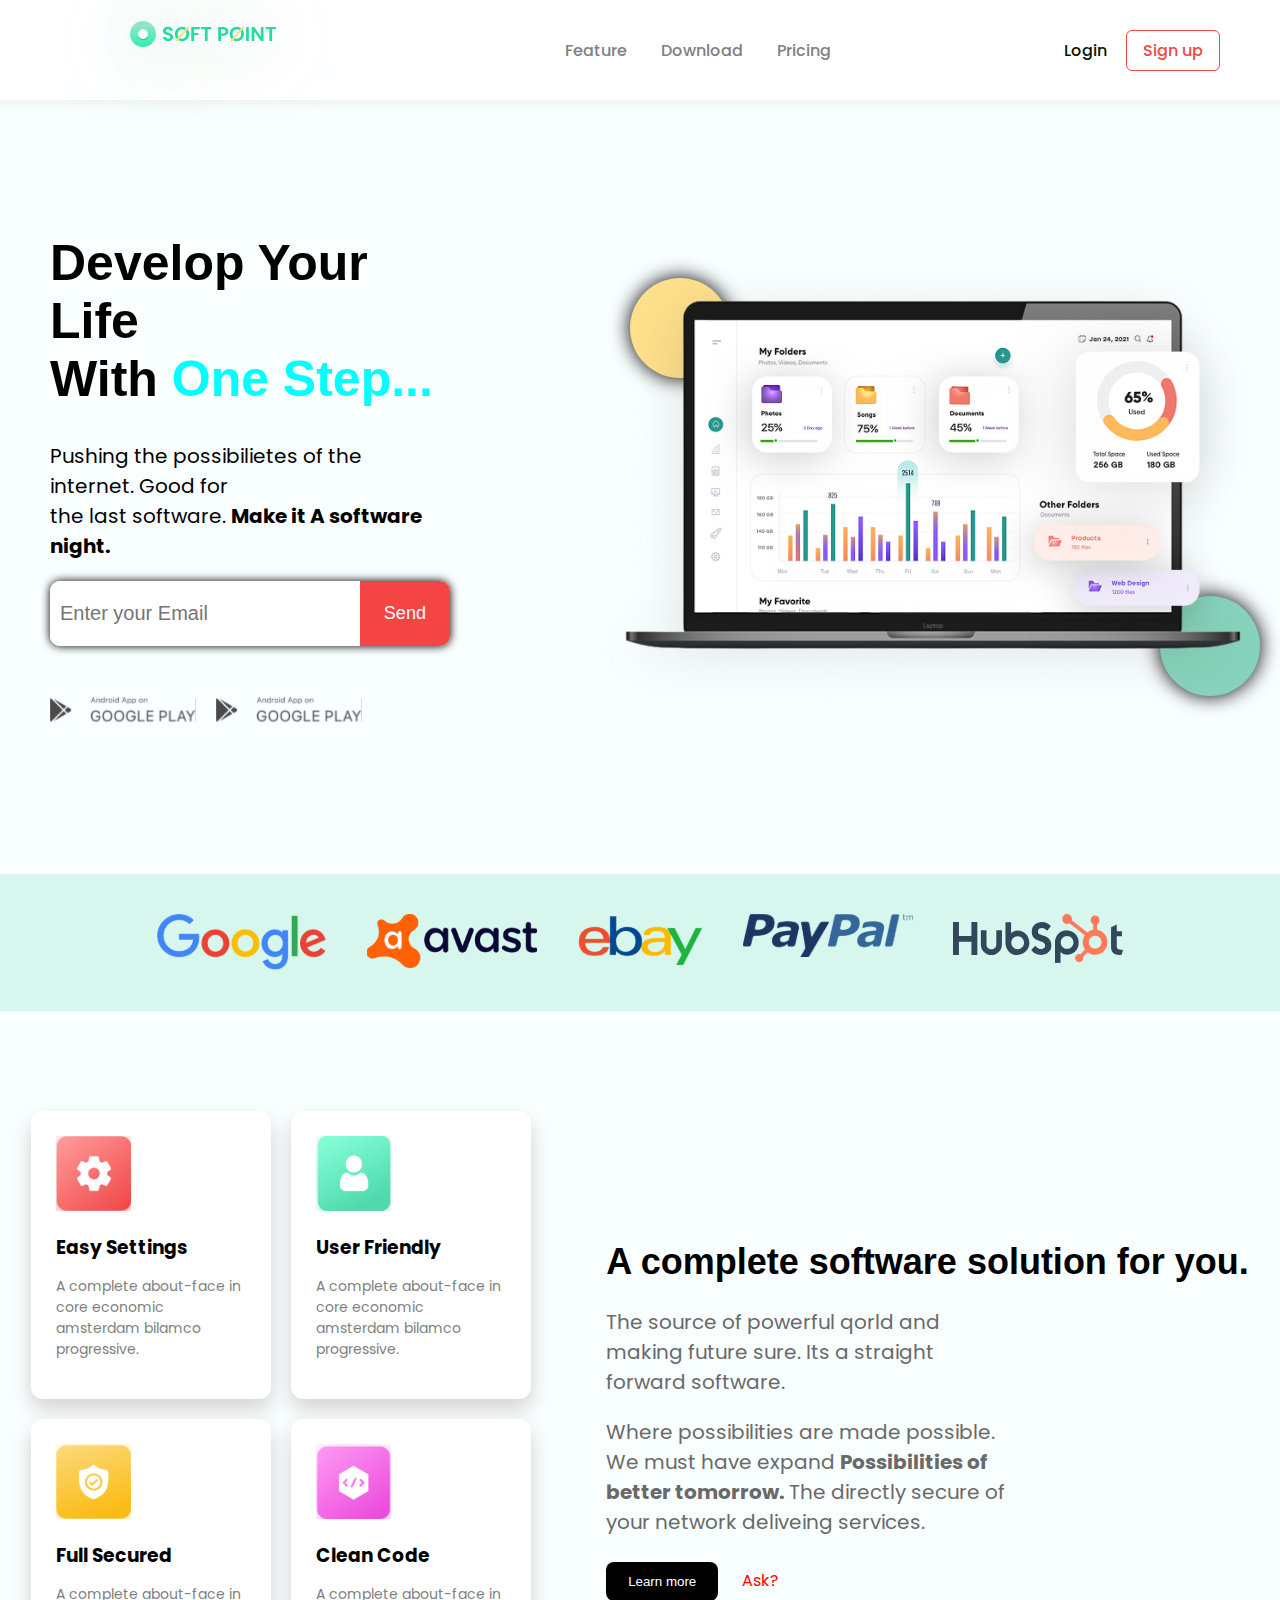
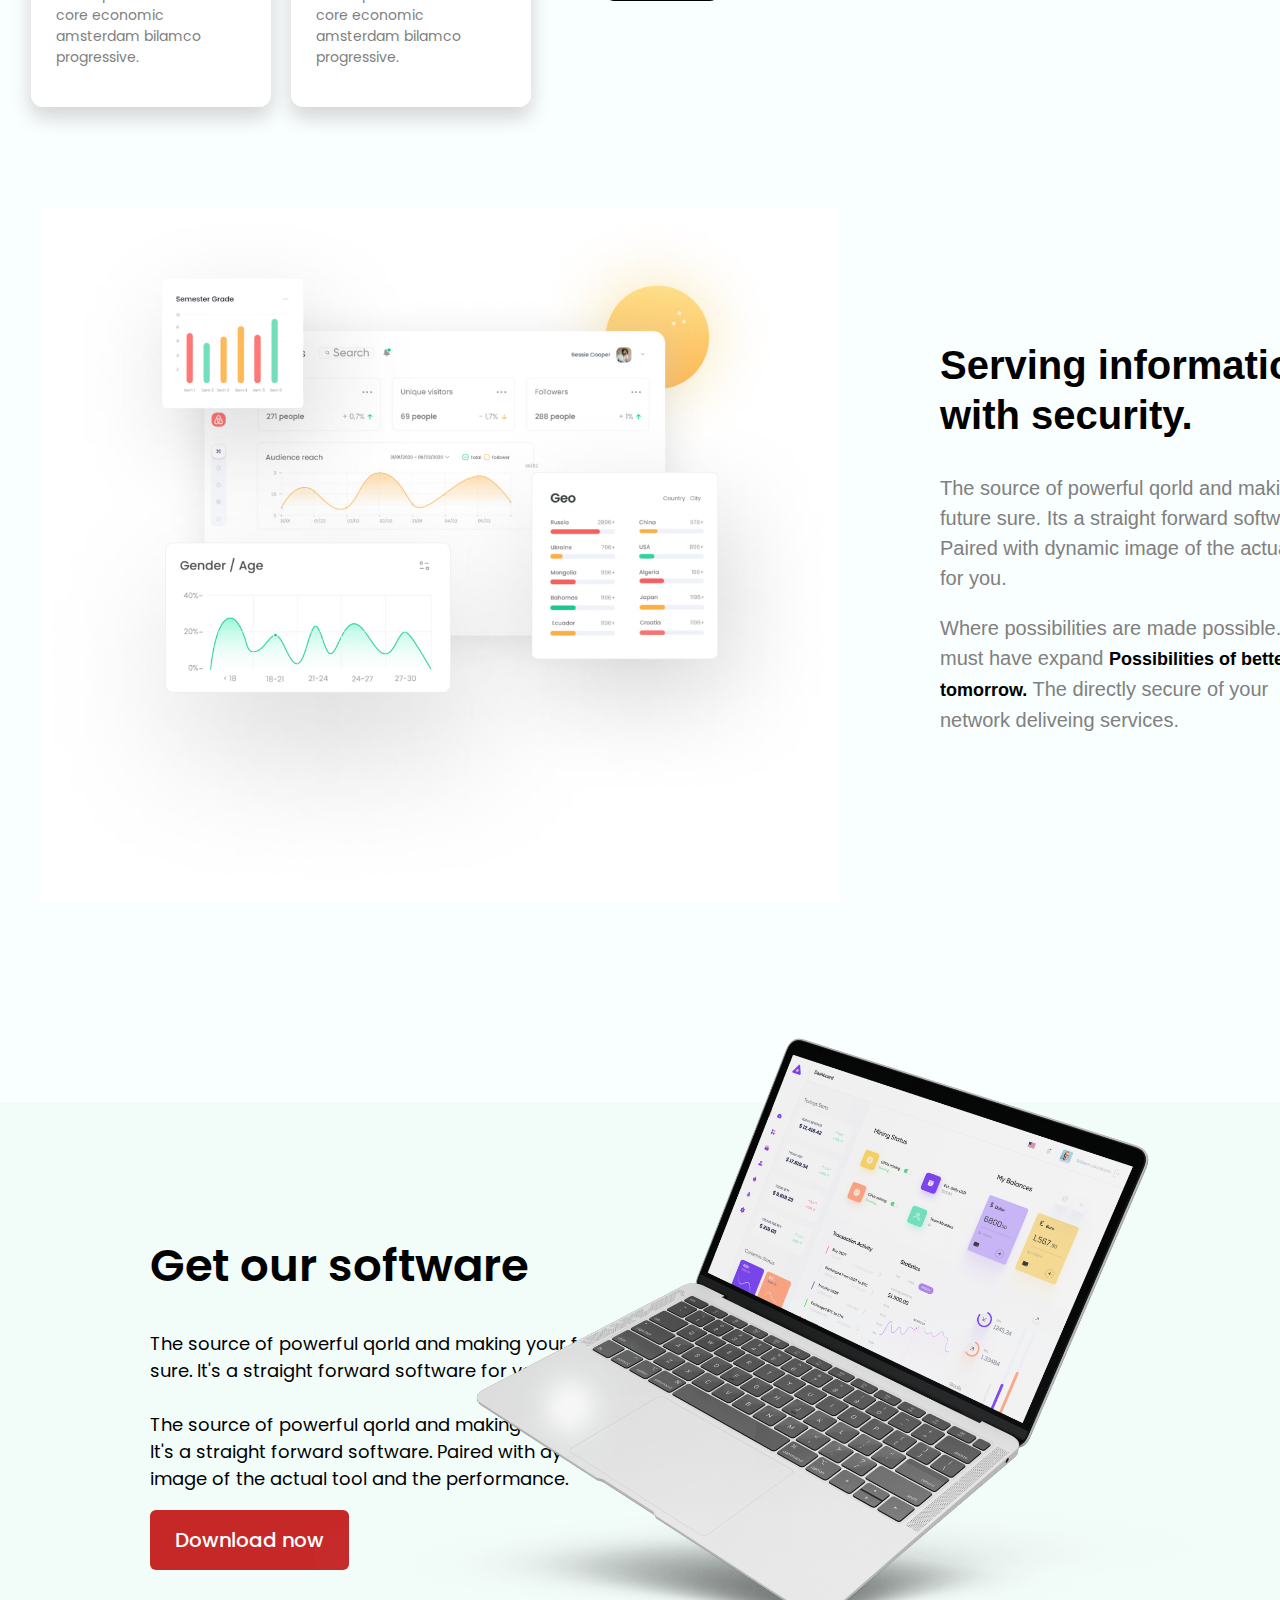
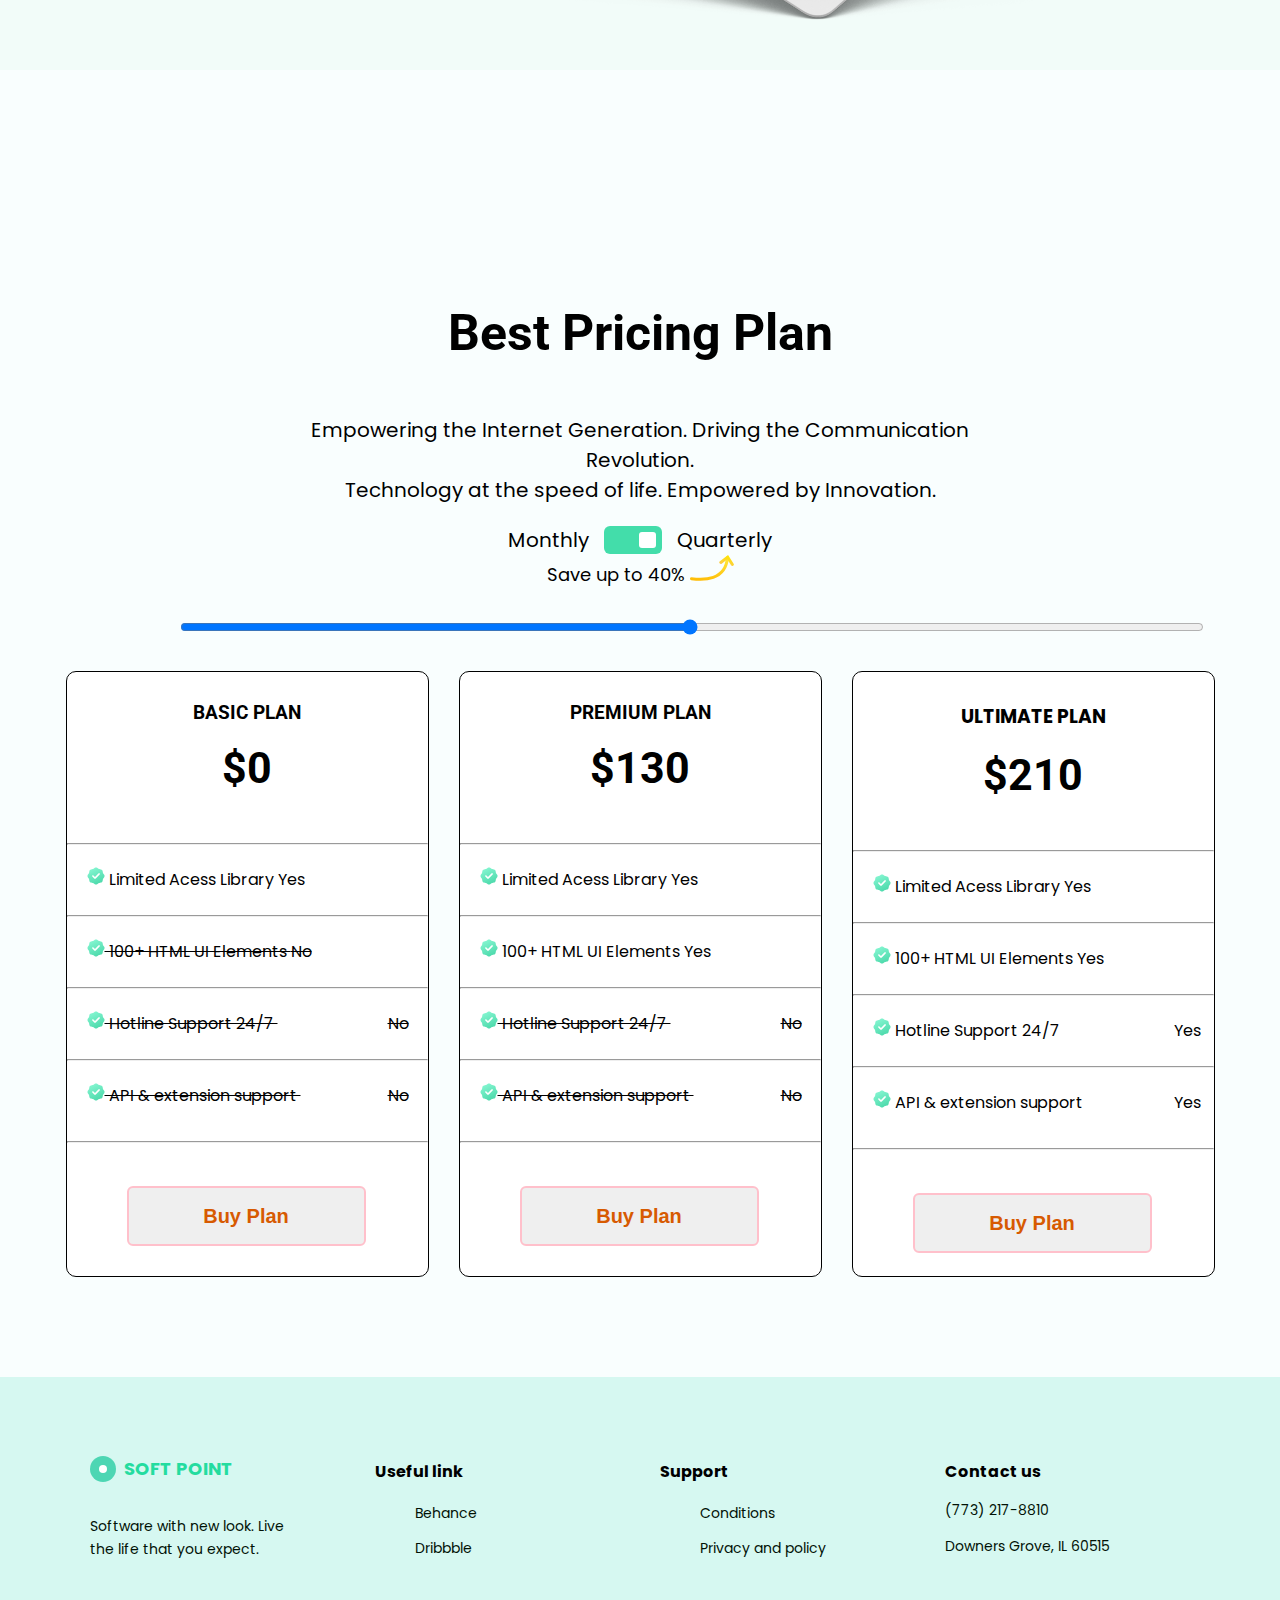
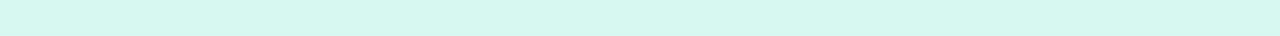
<file: index.html>
<!DOCTYPE html>
<html lang="en">
  <head>
    <meta charset="UTF-8" />
    <meta name="viewport" content="width=device-width, initial-scale=1.0" />
    <title>Document</title>
    <link rel="stylesheet" href="./style.css">
    <link rel="preconnect" href="https://fonts.googleapis.com" />
    <link rel="preconnect" href="https://fonts.gstatic.com" crossorigin />
    <link
      href="https://fonts.googleapis.com/css2?family=Poppins:wght@400;500;600&display=swap"
      rel="stylesheet"
    />
    <link
      href="https://fonts.googleapis.com/css2?family=Anton&family=Bebas+Neue&family=Dancing+Script:wght@400..700&family=Henny+Penny&family=Lavishly+Yours&family=Monsieur+La+Doulaise&family=Mulish:ital,wght@0,200..1000;1,200..1000&family=Pacifico&family=Roboto:ital,wght@0,100..900;1,100..900&family=Science+Gothic:wght@100..900&display=swap"
      rel="stylesheet"
    />
  </head>
  <body>
    <header class="navbar">
      <div class="logo">
        <svg
          width="286"
          height="153"
          viewBox="0 0 286 153"
          fill="none"
          xmlns="http://www.w3.org/2000/svg"
        >
          <g filter="url(#filter0_d_77_3145)">
            <circle cx="83" cy="64" r="13" fill="url(#paint0_linear_77_3145)" />
          </g>
          <g filter="url(#filter1_d_77_3145)">
            <path
              d="M108.2 71.14C107.227 71.14 106.347 70.9733 105.56 70.64C104.787 70.3067 104.173 69.8267 103.72 69.2C103.267 68.5733 103.033 67.8333 103.02 66.98H106.02C106.06 67.5533 106.26 68.0067 106.62 68.34C106.993 68.6733 107.5 68.84 108.14 68.84C108.793 68.84 109.307 68.6867 109.68 68.38C110.053 68.06 110.24 67.6467 110.24 67.14C110.24 66.7267 110.113 66.3867 109.86 66.12C109.607 65.8533 109.287 65.6467 108.9 65.5C108.527 65.34 108.007 65.1667 107.34 64.98C106.433 64.7133 105.693 64.4533 105.12 64.2C104.56 63.9333 104.073 63.54 103.66 63.02C103.26 62.4867 103.06 61.78 103.06 60.9C103.06 60.0733 103.267 59.3533 103.68 58.74C104.093 58.1267 104.673 57.66 105.42 57.34C106.167 57.0067 107.02 56.84 107.98 56.84C109.42 56.84 110.587 57.1933 111.48 57.9C112.387 58.5933 112.887 59.5667 112.98 60.82H109.9C109.873 60.34 109.667 59.9467 109.28 59.64C108.907 59.32 108.407 59.16 107.78 59.16C107.233 59.16 106.793 59.3 106.46 59.58C106.14 59.86 105.98 60.2667 105.98 60.8C105.98 61.1733 106.1 61.4867 106.34 61.74C106.593 61.98 106.9 62.18 107.26 62.34C107.633 62.4867 108.153 62.66 108.82 62.86C109.727 63.1267 110.467 63.3933 111.04 63.66C111.613 63.9267 112.107 64.3267 112.52 64.86C112.933 65.3933 113.14 66.0933 113.14 66.96C113.14 67.7067 112.947 68.4 112.56 69.04C112.173 69.68 111.607 70.1933 110.86 70.58C110.113 70.9533 109.227 71.14 108.2 71.14ZM122.048 71.14C120.741 71.14 119.541 70.8333 118.448 70.22C117.354 69.6067 116.488 68.76 115.848 67.68C115.208 66.5867 114.888 65.3533 114.888 63.98C114.888 62.62 115.208 61.4 115.848 60.32C116.488 59.2267 117.354 58.3733 118.448 57.76C119.541 57.1467 120.741 56.84 122.048 56.84C123.368 56.84 124.568 57.1467 125.648 57.76C126.741 58.3733 127.601 59.2267 128.228 60.32C128.868 61.4 129.188 62.62 129.188 63.98C129.188 65.3533 128.868 66.5867 128.228 67.68C127.601 68.76 126.741 69.6067 125.648 70.22C124.554 70.8333 123.354 71.14 122.048 71.14ZM122.048 68.64C122.888 68.64 123.628 68.4533 124.268 68.08C124.908 67.6933 125.408 67.1467 125.768 66.44C126.128 65.7333 126.308 64.9133 126.308 63.98C126.308 63.0467 126.128 62.2333 125.768 61.54C125.408 60.8333 124.908 60.2933 124.268 59.92C123.628 59.5467 122.888 59.36 122.048 59.36C121.208 59.36 120.461 59.5467 119.808 59.92C119.168 60.2933 118.668 60.8333 118.308 61.54C117.948 62.2333 117.768 63.0467 117.768 63.98C117.768 64.9133 117.948 65.7333 118.308 66.44C118.668 67.1467 119.168 67.6933 119.808 68.08C120.461 68.4533 121.208 68.64 122.048 68.64ZM139.891 57.04V59.3H134.071V62.88H138.531V65.1H134.071V71H131.271V57.04H139.891ZM151.376 57.04V59.3H147.656V71H144.856V59.3H141.136V57.04H151.376ZM168.365 61.36C168.365 62.1067 168.185 62.8067 167.825 63.46C167.478 64.1133 166.925 64.64 166.165 65.04C165.418 65.44 164.471 65.64 163.325 65.64H160.985V71H158.185V57.04H163.325C164.405 57.04 165.325 57.2267 166.085 57.6C166.845 57.9733 167.411 58.4867 167.785 59.14C168.171 59.7933 168.365 60.5333 168.365 61.36ZM163.205 63.38C163.978 63.38 164.551 63.2067 164.925 62.86C165.298 62.5 165.485 62 165.485 61.36C165.485 60 164.725 59.32 163.205 59.32H160.985V63.38H163.205ZM176.833 71.14C175.526 71.14 174.326 70.8333 173.233 70.22C172.139 69.6067 171.273 68.76 170.633 67.68C169.993 66.5867 169.673 65.3533 169.673 63.98C169.673 62.62 169.993 61.4 170.633 60.32C171.273 59.2267 172.139 58.3733 173.233 57.76C174.326 57.1467 175.526 56.84 176.833 56.84C178.153 56.84 179.353 57.1467 180.433 57.76C181.526 58.3733 182.386 59.2267 183.013 60.32C183.653 61.4 183.973 62.62 183.973 63.98C183.973 65.3533 183.653 66.5867 183.013 67.68C182.386 68.76 181.526 69.6067 180.433 70.22C179.339 70.8333 178.139 71.14 176.833 71.14ZM176.833 68.64C177.673 68.64 178.413 68.4533 179.053 68.08C179.693 67.6933 180.193 67.1467 180.553 66.44C180.913 65.7333 181.093 64.9133 181.093 63.98C181.093 63.0467 180.913 62.2333 180.553 61.54C180.193 60.8333 179.693 60.2933 179.053 59.92C178.413 59.5467 177.673 59.36 176.833 59.36C175.993 59.36 175.246 59.5467 174.593 59.92C173.953 60.2933 173.453 60.8333 173.093 61.54C172.733 62.2333 172.553 63.0467 172.553 63.98C172.553 64.9133 172.733 65.7333 173.093 66.44C173.453 67.1467 173.953 67.6933 174.593 68.08C175.246 68.4533 175.993 68.64 176.833 68.64ZM188.856 57.04V71H186.056V57.04H188.856ZM203.562 71H200.762L194.422 61.42V71H191.622V57.02H194.422L200.762 66.62V57.02H203.562V71ZM215.829 57.04V59.3H212.109V71H209.309V59.3H205.589V57.04H215.829Z"
              fill="#24DC9F"
            />
          </g>
          <g filter="url(#filter2_d_77_3145)">
            <circle cx="83" cy="64" r="4" fill="white" />
            <circle cx="83" cy="64" r="4.5" stroke="#F9FEFC" />
          </g>
          <g filter="url(#filter3_d_77_3145)">
            <rect
              x="115.242"
              y="70.7222"
              width="19.3138"
              height="2.11682"
              rx="1.05841"
              transform="rotate(-49.6636 115.242 70.7222)"
              fill="#FEDF8B"
            />
          </g>
          <g filter="url(#filter4_d_77_3145)">
            <rect
              x="170.244"
              y="70.719"
              width="19.3097"
              height="2.11682"
              rx="1.05841"
              transform="rotate(-49.6636 170.244 70.719)"
              fill="#FEDF8B"
            />
          </g>
          <defs>
            <filter
              id="filter0_d_77_3145"
              x="0"
              y="-15"
              width="166"
              height="166"
              filterUnits="userSpaceOnUse"
              color-interpolation-filters="sRGB"
            >
              <feFlood flood-opacity="0" result="BackgroundImageFix" />
              <feColorMatrix
                in="SourceAlpha"
                type="matrix"
                values="0 0 0 0 0 0 0 0 0 0 0 0 0 0 0 0 0 0 127 0"
                result="hardAlpha"
              />
              <feOffset dy="4" />
              <feGaussianBlur stdDeviation="35" />
              <feComposite in2="hardAlpha" operator="out" />
              <feColorMatrix
                type="matrix"
                values="0 0 0 0 0.607843 0 0 0 0 0.843137 0 0 0 0 0.764706 0 0 0 0.8 0"
              />
              <feBlend
                mode="normal"
                in2="BackgroundImageFix"
                result="effect1_dropShadow_77_3145"
              />
              <feBlend
                mode="normal"
                in="SourceGraphic"
                in2="effect1_dropShadow_77_3145"
                result="shape"
              />
            </filter>
            <filter
              id="filter1_d_77_3145"
              x="33.0195"
              y="-9.15991"
              width="252.811"
              height="154.3"
              filterUnits="userSpaceOnUse"
              color-interpolation-filters="sRGB"
            >
              <feFlood flood-opacity="0" result="BackgroundImageFix" />
              <feColorMatrix
                in="SourceAlpha"
                type="matrix"
                values="0 0 0 0 0 0 0 0 0 0 0 0 0 0 0 0 0 0 127 0"
                result="hardAlpha"
              />
              <feOffset dy="4" />
              <feGaussianBlur stdDeviation="35" />
              <feComposite in2="hardAlpha" operator="out" />
              <feColorMatrix
                type="matrix"
                values="0 0 0 0 0.607843 0 0 0 0 0.843137 0 0 0 0 0.764706 0 0 0 0.8 0"
              />
              <feBlend
                mode="normal"
                in2="BackgroundImageFix"
                result="effect1_dropShadow_77_3145"
              />
              <feBlend
                mode="normal"
                in="SourceGraphic"
                in2="effect1_dropShadow_77_3145"
                result="shape"
              />
            </filter>
            <filter
              id="filter2_d_77_3145"
              x="77"
              y="59"
              width="12"
              height="12"
              filterUnits="userSpaceOnUse"
              color-interpolation-filters="sRGB"
            >
              <feFlood flood-opacity="0" result="BackgroundImageFix" />
              <feColorMatrix
                in="SourceAlpha"
                type="matrix"
                values="0 0 0 0 0 0 0 0 0 0 0 0 0 0 0 0 0 0 127 0"
                result="hardAlpha"
              />
              <feOffset dy="1" />
              <feGaussianBlur stdDeviation="0.5" />
              <feComposite in2="hardAlpha" operator="out" />
              <feColorMatrix
                type="matrix"
                values="0 0 0 0 0.0211458 0 0 0 0 0.120833 0 0 0 0 0.08875 0 0 0 0.2 0"
              />
              <feBlend
                mode="normal"
                in2="BackgroundImageFix"
                result="effect1_dropShadow_77_3145"
              />
              <feBlend
                mode="normal"
                in="SourceGraphic"
                in2="effect1_dropShadow_77_3145"
                result="shape"
              />
            </filter>
            <filter
              id="filter3_d_77_3145"
              x="31.6758"
              y="-22.5664"
              width="173.248"
              height="175.225"
              filterUnits="userSpaceOnUse"
              color-interpolation-filters="sRGB"
            >
              <feFlood flood-opacity="0" result="BackgroundImageFix" />
              <feColorMatrix
                in="SourceAlpha"
                type="matrix"
                values="0 0 0 0 0 0 0 0 0 0 0 0 0 0 0 0 0 0 127 0"
                result="hardAlpha"
              />
              <feOffset dx="-4" dy="1" />
              <feGaussianBlur stdDeviation="40" />
              <feComposite in2="hardAlpha" operator="out" />
              <feColorMatrix
                type="matrix"
                values="0 0 0 0 0.964706 0 0 0 0 0.847059 0 0 0 0 0.529412 0 0 0 0.7 0"
              />
              <feBlend
                mode="normal"
                in2="BackgroundImageFix"
                result="effect1_dropShadow_77_3145"
              />
              <feBlend
                mode="normal"
                in="SourceGraphic"
                in2="effect1_dropShadow_77_3145"
                result="shape"
              />
            </filter>
            <filter
              id="filter4_d_77_3145"
              x="86.6777"
              y="-22.5667"
              width="173.246"
              height="175.222"
              filterUnits="userSpaceOnUse"
              color-interpolation-filters="sRGB"
            >
              <feFlood flood-opacity="0" result="BackgroundImageFix" />
              <feColorMatrix
                in="SourceAlpha"
                type="matrix"
                values="0 0 0 0 0 0 0 0 0 0 0 0 0 0 0 0 0 0 127 0"
                result="hardAlpha"
              />
              <feOffset dx="-4" dy="1" />
              <feGaussianBlur stdDeviation="40" />
              <feComposite in2="hardAlpha" operator="out" />
              <feColorMatrix
                type="matrix"
                values="0 0 0 0 0.964706 0 0 0 0 0.847059 0 0 0 0 0.529412 0 0 0 0.7 0"
              />
              <feBlend
                mode="normal"
                in2="BackgroundImageFix"
                result="effect1_dropShadow_77_3145"
              />
              <feBlend
                mode="normal"
                in="SourceGraphic"
                in2="effect1_dropShadow_77_3145"
                result="shape"
              />
            </filter>
            <linearGradient
              id="paint0_linear_77_3145"
              x1="81.5662"
              y1="55.6838"
              x2="83"
              y2="77"
              gradientUnits="userSpaceOnUse"
            >
              <stop stop-color="#8EE7CA" />
              <stop offset="1" stop-color="#2FEEAF" />
            </linearGradient>
          </defs>
        </svg>
      </div>

      <nav>
        <a href="#">Feature</a>
        <a href="#">Download</a>
        <a href="#">Pricing</a>
      </nav>

      <div class="auto">
        <a href="#" class="login">Login</a>
        <a href="#" class="profil">Sign up</a>
      </div>
    </header>

    <header class="header">
      <div class="header_title">
        <h1>Develop Your Life <br />With <span>One Step...</span></h1>
        <p>
          Pushing the possibilietes of the internet. Good for <br />
          the last software. <strong>Make it A software night.</strong>
        </p>
        <div class="header_input">
          <input type="text" placeholder="Enter your Email" />
          <button>Send</button>
        </div>

        <div class="download">
          <svg
            width="146"
            height="28"
            viewBox="0 0 146 28"
            fill="none"
            xmlns="http://www.w3.org/2000/svg"
            xmlns:xlink="http://www.w3.org/1999/xlink"
          >
            <rect
              width="145.635"
              height="27.3892"
              fill="url(#pattern0_77_3128)"
            />
            <defs>
              <pattern
                id="pattern0_77_3128"
                patternContentUnits="objectBoundingBox"
                width="1"
                height="1"
              >
                <use
                  xlink:href="#image0_77_3128"
                  transform="matrix(0.00288786 0 0 0.0153554 -0.216559 -3.1612)"
                />
              </pattern>
              <image
                id="image0_77_3128"
                width="487"
                height="305"
                preserveAspectRatio="none"
                xlink:href="[data-uri]"
              />
            </defs>
          </svg>

          <svg
            width="146"
            height="28"
            viewBox="0 0 146 28"
            fill="none"
            xmlns="http://www.w3.org/2000/svg"
            xmlns:xlink="http://www.w3.org/1999/xlink"
          >
            <rect
              width="145.635"
              height="27.3892"
              fill="url(#pattern0_77_3128)"
            />
            <defs>
              <pattern
                id="pattern0_77_3128"
                patternContentUnits="objectBoundingBox"
                width="1"
                height="1"
              >
                <use
                  xlink:href="#image0_77_3128"
                  transform="matrix(0.00288786 0 0 0.0153554 -0.216559 -3.1612)"
                />
              </pattern>
              <image
                id="image0_77_3128"
                width="487"
                height="305"
                preserveAspectRatio="none"
                xlink:href="[data-uri]"
              />
            </defs>
          </svg>
        </div>
      </div>

      <div class="header_img">
        <div class="box1"></div>

        <img src="./imgs/noutbuk-laptop.png" alt="laptop" class="qwerty" />

        <div class="box"></div>
      </div>
    </header>

    <section class="rempeyj">
      <svg
        width="170"
        height="57"
        viewBox="0 0 170 57"
        fill="none"
        xmlns="http://www.w3.org/2000/svg"
        xmlns:xlink="http://www.w3.org/1999/xlink"
      >
        <rect width="170" height="57" fill="url(#pattern0_77_3074)" />
        <defs>
          <pattern
            id="pattern0_77_3074"
            patternContentUnits="objectBoundingBox"
            width="1"
            height="1"
          >
            <use
              xlink:href="#image0_77_3074"
              transform="matrix(0.00271739 0 0 0.0081045 0 -0.00247902)"
            />
          </pattern>
          <image
            id="image0_77_3074"
            width="368"
            height="124"
            preserveAspectRatio="none"
            xlink:href="[data-uri]"
          />
        </defs>
      </svg>

      <svg
        width="170"
        height="54"
        viewBox="0 0 170 54"
        fill="none"
        xmlns="http://www.w3.org/2000/svg"
        xmlns:xlink="http://www.w3.org/1999/xlink"
      >
        <rect width="170" height="54" fill="url(#pattern0_77_3075)" />
        <defs>
          <pattern
            id="pattern0_77_3075"
            patternContentUnits="objectBoundingBox"
            width="1"
            height="1"
          >
            <use
              xlink:href="#image0_77_3075"
              transform="matrix(0.000525906 0 0 0.00165563 -0.0048695 0)"
            />
          </pattern>
          <image
            id="image0_77_3075"
            width="1920"
            height="604"
            preserveAspectRatio="none"
            xlink:href="[data-uri]"
          />
        </defs>
      </svg>

      <svg
        width="126"
        height="53"
        viewBox="0 0 126 53"
        fill="none"
        xmlns="http://www.w3.org/2000/svg"
        xmlns:xlink="http://www.w3.org/1999/xlink"
      >
        <rect width="126" height="53" fill="url(#pattern0_77_3076)" />
        <defs>
          <pattern
            id="pattern0_77_3076"
            patternContentUnits="objectBoundingBox"
            width="1"
            height="1"
          >
            <use
              xlink:href="#image0_77_3076"
              transform="matrix(0.00212766 0 0 0.005 -0.0404255 -0.78)"
            />
          </pattern>
          <image
            id="image0_77_3076"
            width="512"
            height="512"
            preserveAspectRatio="none"
            xlink:href="[data-uri]"
          />
        </defs>
      </svg>

      <svg
        width="170"
        height="43"
        viewBox="0 0 170 43"
        fill="none"
        xmlns="http://www.w3.org/2000/svg"
        xmlns:xlink="http://www.w3.org/1999/xlink"
      >
        <rect width="170" height="43" fill="url(#pattern0_77_3095)" />
        <defs>
          <pattern
            id="pattern0_77_3095"
            patternContentUnits="objectBoundingBox"
            width="1"
            height="1"
          >
            <use
              xlink:href="#image0_77_3095"
              transform="matrix(0.00141443 0 0 0.00563077 0 -0.484307)"
            />
          </pattern>
          <image
            id="image0_77_3095"
            width="707"
            height="353"
            preserveAspectRatio="none"
            xlink:href="[data-uri]"
          />
        </defs>
      </svg>

      <svg
        width="170"
        height="49"
        viewBox="0 0 170 49"
        fill="none"
        xmlns="http://www.w3.org/2000/svg"
      >
        <path
          fill-rule="evenodd"
          clip-rule="evenodd"
          d="M18.4108 8.09399V21.8876H5.92764V8.09399H0V41.0182H5.92764V27.6746H18.4108V41.0182H24.3378V8.09399H18.4108Z"
          fill="#33475B"
        />
        <path
          fill-rule="evenodd"
          clip-rule="evenodd"
          d="M43.304 30.3769C43.304 33.119 41.1031 35.3503 38.4014 35.3503C35.6984 35.3503 33.4988 33.119 33.4988 30.3769V16.2749H27.8848V30.3769C27.8848 36.2598 32.6031 41.0457 38.4014 41.0457C44.1984 41.0457 48.9155 36.2598 48.9155 30.3769V16.2749H43.304V30.3769Z"
          fill="#33475B"
        />
        <path
          fill-rule="evenodd"
          clip-rule="evenodd"
          d="M84.9568 17.7269C84.9568 14.8356 86.8428 13.9193 88.9082 13.9193C90.5702 13.9193 92.7704 15.2027 94.2055 16.7629L97.8866 12.3603C96.0476 9.83796 92.3207 8.09448 89.2669 8.09448C83.1599 8.09448 78.7595 11.7183 78.7595 17.7269C78.7595 28.8719 92.1865 25.3391 92.1865 31.5788C92.1865 33.503 90.3457 35.2013 88.2358 35.2013C84.9123 35.2013 83.8335 33.5501 82.3075 31.8072L78.2207 36.1176C80.8261 39.3742 84.0587 41.0267 87.9203 41.0267C93.7131 41.0267 98.3832 37.3571 98.3832 31.6227C98.3832 19.2395 84.9568 23.0929 84.9568 17.7269Z"
          fill="#33475B"
        />
        <path
          fill-rule="evenodd"
          clip-rule="evenodd"
          d="M168.022 35.7589C164.701 35.7589 163.759 34.3015 163.759 32.0683V22.1808H168.921V17.1695H163.759V10.5615L158.057 13.1588V33.2985C158.057 38.4478 161.558 41.0457 166.361 41.0457C167.08 41.0457 168.068 40.9986 168.607 40.8637L170 35.6692C169.371 35.7131 168.653 35.7589 168.022 35.7589Z"
          fill="#33475B"
        />
        <path
          fill-rule="evenodd"
          clip-rule="evenodd"
          d="M64.6674 35.295C61.1401 35.295 58.2803 32.3932 58.2803 28.814C58.2803 25.2348 61.1401 22.3329 64.6674 22.3329C68.1947 22.3329 71.0545 25.2348 71.0545 28.814C71.0545 32.3932 68.1947 35.295 64.6674 35.295ZM64.7028 16.44C61.9181 16.44 59.9753 17.2604 58.0979 19.1295V8.29102H52.4668V28.3781C52.4668 35.8962 57.8233 41.0455 63.8425 41.0455C70.5334 41.0455 76.3964 35.8046 76.3964 28.7434C76.3964 21.7714 70.9898 16.44 64.7028 16.44Z"
          fill="#33475B"
        />
        <mask
          id="mask0_77_3077"
          style="mask-type: alpha"
          maskUnits="userSpaceOnUse"
          x="101"
          y="16"
          width="25"
          height="33"
        >
          <path
            d="M125.838 48.8991H101.908V16.1443H125.838V48.8991Z"
            fill="white"
          />
        </mask>
        <g mask="url(#mask0_77_3077)">
          <path
            fill-rule="evenodd"
            clip-rule="evenodd"
            d="M114.109 34.8569C110.582 34.8569 107.722 31.955 107.722 28.3758C107.722 24.7966 110.582 21.8948 114.109 21.8948C117.636 21.8948 120.496 24.7966 120.496 28.3758C120.496 31.955 117.636 34.8569 114.109 34.8569ZM125.838 28.4464C125.838 21.3852 119.975 16.1443 113.284 16.1443C107.265 16.1443 101.908 21.2936 101.908 28.8117V48.8994H107.539V38.0603C109.417 39.9301 111.359 40.7504 114.144 40.7504C120.431 40.7504 125.838 35.4185 125.838 28.4464Z"
            fill="#33475B"
          />
        </g>
        <mask
          id="mask1_77_3077"
          style="mask-type: alpha"
          maskUnits="userSpaceOnUse"
          x="109"
          y="0"
          width="46"
          height="49"
        >
          <path d="M109.193 0H154.533V48.2114H109.193V0Z" fill="white" />
        </mask>
        <g mask="url(#mask1_77_3077)">
          <path
            fill-rule="evenodd"
            clip-rule="evenodd"
            d="M142.131 34.7412C138.619 34.7412 135.772 31.8523 135.772 28.2892C135.772 24.7255 138.619 21.8367 142.131 21.8367C145.643 21.8367 148.49 24.7255 148.49 28.2892C148.49 31.8523 145.643 34.7412 142.131 34.7412ZM144.034 15.867V10.127C145.511 9.41935 146.545 7.90372 146.545 6.14477V6.01227C146.545 3.58466 144.588 1.59849 142.195 1.59849H142.065C139.673 1.59849 137.716 3.58466 137.716 6.01227V6.14477C137.716 7.90372 138.75 9.41997 140.226 10.1276V15.867C138.028 16.2118 136.019 17.1319 134.363 18.4859L118.831 6.22649C118.934 5.82715 119.006 5.41605 119.006 4.9839C119.009 2.23495 116.816 0.00298559 114.106 -0.000729197C111.397 -0.00382485 109.196 2.22195 109.193 4.97151C109.19 7.72108 111.383 9.95304 114.094 9.95614C114.976 9.95738 115.794 9.70292 116.51 9.28934L131.788 21.3494C130.489 23.3393 129.727 25.7229 129.727 28.2892C129.727 30.9756 130.564 33.4608 131.977 35.5046L127.331 40.2193C126.964 40.1072 126.583 40.0292 126.179 40.0292C123.953 40.0292 122.148 41.8606 122.148 44.1198C122.148 46.3796 123.953 48.211 126.179 48.211C128.406 48.211 130.211 46.3796 130.211 44.1198C130.211 43.7112 130.134 43.3242 130.024 42.9515L134.62 38.2882C136.706 39.9035 139.304 40.8743 142.131 40.8743C148.981 40.8743 154.533 35.2396 154.533 28.2892C154.533 21.997 149.978 16.7988 144.034 15.867Z"
            fill="#FF7A59"
          />
        </g>
      </svg>
    </section>

    <section class="bog-bolim">
      <div class="hayvonlar">
        <div class="hayvon sher">
          <img class="rasm" src="imgs/salom.png" alt="rasm" />
          <h3>Easy Settings</h3>
          <p>
            A complete about-face in core economic amsterdam bilamco
            progressive.
          </p>
        </div>

        <div class="hayvon yo‘lbars">
          <img class="rasm" src="imgs/qahramon.png" alt="rasm" />
          <h3>User Friendly</h3>
          <p>
            A complete about-face in core economic amsterdam bilamco
            progressive.
          </p>
        </div>

        <div class="hayvon ayiq">
          <img class="rasm" src="imgs/poyon.png" alt="rasm" />
          <h3>Full Secured</h3>
          <p>
            A complete about-face in core economic amsterdam bilamco
            progressive.
          </p>
        </div>

        <div class="hayvon bo‘ri">
          <img class="rasm" src="imgs/salim.png" alt="rasm" />
          <h3>Clean Code</h3>
          <p>
            A complete about-face in core economic amsterdam bilamco
            progressive.
          </p>
        </div>
      </div>

      <div class="ism-joyi">
        <h1>A complete software solution for you.</h1>
        <p>
          The source of powerful qorld and making future sure. Its a straight
          forward software.
        </p>
        <p>
          Where possibilities are made possible. We must have expand
          <b>Possibilities of better tomorrow.</b> The directly secure of your
          network deliveing services.
        </p>

        <div class="tugmalar">
          <button class="ism ali">Learn more</button>
          <span class="ism vali">Ask?</span>
        </div>
      </div>
    </section>

    <div class="main">
      <img src="./imgs/serving.jpg" alt="rasm bor" class="imgstyle" />
      <div class="h2">
        <h2 class="style">Serving information with security.</h2>
        <p>
          The source of powerful qorld and making future sure. Its a straight
          forward software. Paired with dynamic image of the actual tool for
          you.
        </p>
        <p>
          Where possibilities are made possible. We must have expand
          <span class="span"> Possibilities of better tomorrow.</span> The
          directly secure of your network deliveing services.
        </p>
      </div>
    </div>

    <section class="odam">
      <div class="katta">
        <h1>Get our software</h1>

        <p>
          The source of powerful qorld and making your future <br />
          sure. It's a straight forward software for you.
          <br />
          <br />
          The source of powerful qorld and making future sure. <br />
          It's a straight forward software. Paired with dynamic <br />
          image of the actual tool and the performance.
        </p>

        <button>Download now</button>
      </div>

      <img class="image" src="./imgs/image.png" />
    </section>

<aside class="kattaotabek">
        <div class="h1plarniki">
            <div class="h1bb">
                <h1 class="font">Best Pricing Plan</h1>
            </div>
            <div class="plll">
                <p>Empowering the Internet Generation. Driving the Communication Revolution. <br> Technology at the
                    speed of life. Empowered by Innovation.</p>
            </div>
            <div class="spp"><span>Monthly</span>
                <div class="kichiktort">
                    <div class="kichik"></div>
                </div><span>Quarterly</span>
            </div>
            <div class="sppp">
                <span>Save up to 40% <svg width="44" height="26" viewBox="0 0 44 26" fill="none"
                        xmlns="http://www.w3.org/2000/svg">
                        <path d="M1.49937 23.6452C13.4575 24.9757 35.5338 25.8426 37.4442 2.73034"
                            stroke="url(#paint0_linear_77_2443)" stroke-width="3" stroke-linecap="round" />
                        <path d="M30.8148 7.45744L37.6717 2.18455L42.375 9.51367" stroke="url(#paint1_linear_77_2443)"
                            stroke-width="3" stroke-linecap="round" />
                        <defs>
                            <linearGradient id="paint0_linear_77_2443" x1="20.9126" y1="-0.918249" x2="17.7206"
                                y2="29.0505" gradientUnits="userSpaceOnUse">
                                <stop stop-color="#FFEC42" />
                                <stop offset="1" stop-color="#FFB800" />
                            </linearGradient>
                            <linearGradient id="paint1_linear_77_2443" x1="38.375" y1="0.513672" x2="34.9947"
                                y2="10.3731" gradientUnits="userSpaceOnUse">
                                <stop stop-color="#FFE600" />
                                <stop offset="1" stop-color="#FCCA4C" />
                            </linearGradient>
                        </defs>
                    </svg>
            </div>
            </span>
        </div>
        <input class="input" type="range" min="1" max="300" value="150">
        <div class="cards">
            <div class="ikirasm"></div>
            <div class="card1">
                
                <h3 class="font">BASIC PLAN</h3>
                <span class="dollor"><b>$0 </b></span>


                <ol class="list">
                    <hr class="hrr">
                    <li> <svg width="18" height="18" viewBox="0 0 18 18" fill="none" xmlns="http://www.w3.org/2000/svg">
                            <path
                                d="M7.85677 0.796434C8.54379 0.317823 9.45622 0.317823 10.1432 0.796434L11.5334 1.76489C11.7704 1.92998 12.0403 2.04179 12.3246 2.09263L13.9924 2.39082C14.8166 2.53818 15.4618 3.18337 15.6092 4.00759L15.9074 5.67538C15.9582 5.95969 16.07 6.22963 16.2351 6.46661L17.2036 7.85677C17.6822 8.54379 17.6822 9.45622 17.2036 10.1432L16.2351 11.5334C16.07 11.7704 15.9582 12.0403 15.9074 12.3246L15.6092 13.9924C15.4618 14.8166 14.8166 15.4618 13.9924 15.6092L12.3246 15.9074C12.0403 15.9582 11.7704 16.07 11.5334 16.2351L10.1432 17.2036C9.45621 17.6822 8.54378 17.6822 7.85677 17.2036L6.46661 16.2351C6.22963 16.07 5.95969 15.9582 5.67538 15.9074L4.00759 15.6092C3.18337 15.4618 2.53818 14.8166 2.39082 13.9924L2.09263 12.3246C2.04179 12.0403 1.92998 11.7704 1.76489 11.5334L0.796434 10.1432C0.317823 9.45621 0.317823 8.54378 0.796434 7.85677L1.76489 6.46661C1.92998 6.22963 2.04179 5.95969 2.09263 5.67538L2.39082 4.00759C2.53818 3.18337 3.18337 2.53818 4.00759 2.39082L5.67538 2.09263C5.95969 2.04179 6.22963 1.92998 6.46661 1.76489L7.85677 0.796434Z"
                                fill="url(#paint0_linear_77_2559)" />
                            <path
                                d="M12.6965 7.48428L8.55198 11.6285C8.24508 11.9355 7.74722 11.9355 7.44002 11.6285L5.30058 9.48893C4.99356 9.18196 4.99356 8.68405 5.30058 8.37703C5.60766 8.06995 6.10548 8.06995 6.41243 8.37691L7.99617 9.96067L11.5845 6.37231C11.8916 6.06523 12.3894 6.06546 12.6964 6.37231C13.0034 6.67934 13.0034 7.17708 12.6965 7.48428Z"
                                fill="white" />
                            <defs>
                                <linearGradient id="paint0_linear_77_2559" x1="0.72" y1="0.84" x2="9" y2="18"
                                    gradientUnits="userSpaceOnUse">
                                    <stop stop-color="#8BF9D5" />
                                    <stop offset="1" stop-color="#4EDAAC" />
                                </linearGradient>
                            </defs>
                        </svg>
                        Limited Acess Library <span class="spnnj">Yes</span></li>
                    <hr>
                    <li class="lihi"><svg width="18" height="18" viewBox="0 0 18 18" fill="none"
                            xmlns="http://www.w3.org/2000/svg">
                            <path
                                d="M7.85677 0.796434C8.54379 0.317823 9.45622 0.317823 10.1432 0.796434L11.5334 1.76489C11.7704 1.92998 12.0403 2.04179 12.3246 2.09263L13.9924 2.39082C14.8166 2.53818 15.4618 3.18337 15.6092 4.00759L15.9074 5.67538C15.9582 5.95969 16.07 6.22963 16.2351 6.46661L17.2036 7.85677C17.6822 8.54379 17.6822 9.45622 17.2036 10.1432L16.2351 11.5334C16.07 11.7704 15.9582 12.0403 15.9074 12.3246L15.6092 13.9924C15.4618 14.8166 14.8166 15.4618 13.9924 15.6092L12.3246 15.9074C12.0403 15.9582 11.7704 16.07 11.5334 16.2351L10.1432 17.2036C9.45621 17.6822 8.54378 17.6822 7.85677 17.2036L6.46661 16.2351C6.22963 16.07 5.95969 15.9582 5.67538 15.9074L4.00759 15.6092C3.18337 15.4618 2.53818 14.8166 2.39082 13.9924L2.09263 12.3246C2.04179 12.0403 1.92998 11.7704 1.76489 11.5334L0.796434 10.1432C0.317823 9.45621 0.317823 8.54378 0.796434 7.85677L1.76489 6.46661C1.92998 6.22963 2.04179 5.95969 2.09263 5.67538L2.39082 4.00759C2.53818 3.18337 3.18337 2.53818 4.00759 2.39082L5.67538 2.09263C5.95969 2.04179 6.22963 1.92998 6.46661 1.76489L7.85677 0.796434Z"
                                fill="url(#paint0_linear_77_2559)" />
                            <path
                                d="M12.6965 7.48428L8.55198 11.6285C8.24508 11.9355 7.74722 11.9355 7.44002 11.6285L5.30058 9.48893C4.99356 9.18196 4.99356 8.68405 5.30058 8.37703C5.60766 8.06995 6.10548 8.06995 6.41243 8.37691L7.99617 9.96067L11.5845 6.37231C11.8916 6.06523 12.3894 6.06546 12.6964 6.37231C13.0034 6.67934 13.0034 7.17708 12.6965 7.48428Z"
                                fill="white" />
                            <defs>
                                <linearGradient id="paint0_linear_77_2559" x1="0.72" y1="0.84" x2="9" y2="18"
                                    gradientUnits="userSpaceOnUse">
                                    <stop stop-color="#8BF9D5" />
                                    <stop offset="1" stop-color="#4EDAAC" />
                                </linearGradient>
                            </defs>
                        </svg>
                        100+ HTML UI Elements <span class="spnnjj">No</span></li>
                    <hr>
                    <li class="lihi"><svg width="18" height="18" viewBox="0 0 18 18" fill="none"
                            xmlns="http://www.w3.org/2000/svg">
                            <path
                                d="M7.85677 0.796434C8.54379 0.317823 9.45622 0.317823 10.1432 0.796434L11.5334 1.76489C11.7704 1.92998 12.0403 2.04179 12.3246 2.09263L13.9924 2.39082C14.8166 2.53818 15.4618 3.18337 15.6092 4.00759L15.9074 5.67538C15.9582 5.95969 16.07 6.22963 16.2351 6.46661L17.2036 7.85677C17.6822 8.54379 17.6822 9.45622 17.2036 10.1432L16.2351 11.5334C16.07 11.7704 15.9582 12.0403 15.9074 12.3246L15.6092 13.9924C15.4618 14.8166 14.8166 15.4618 13.9924 15.6092L12.3246 15.9074C12.0403 15.9582 11.7704 16.07 11.5334 16.2351L10.1432 17.2036C9.45621 17.6822 8.54378 17.6822 7.85677 17.2036L6.46661 16.2351C6.22963 16.07 5.95969 15.9582 5.67538 15.9074L4.00759 15.6092C3.18337 15.4618 2.53818 14.8166 2.39082 13.9924L2.09263 12.3246C2.04179 12.0403 1.92998 11.7704 1.76489 11.5334L0.796434 10.1432C0.317823 9.45621 0.317823 8.54378 0.796434 7.85677L1.76489 6.46661C1.92998 6.22963 2.04179 5.95969 2.09263 5.67538L2.39082 4.00759C2.53818 3.18337 3.18337 2.53818 4.00759 2.39082L5.67538 2.09263C5.95969 2.04179 6.22963 1.92998 6.46661 1.76489L7.85677 0.796434Z"
                                fill="url(#paint0_linear_77_2559)" />
                            <path
                                d="M12.6965 7.48428L8.55198 11.6285C8.24508 11.9355 7.74722 11.9355 7.44002 11.6285L5.30058 9.48893C4.99356 9.18196 4.99356 8.68405 5.30058 8.37703C5.60766 8.06995 6.10548 8.06995 6.41243 8.37691L7.99617 9.96067L11.5845 6.37231C11.8916 6.06523 12.3894 6.06546 12.6964 6.37231C13.0034 6.67934 13.0034 7.17708 12.6965 7.48428Z"
                                fill="white" />
                            <defs>
                                <linearGradient id="paint0_linear_77_2559" x1="0.72" y1="0.84" x2="9" y2="18"
                                    gradientUnits="userSpaceOnUse">
                                    <stop stop-color="#8BF9D5" />
                                    <stop offset="1" stop-color="#4EDAAC" />
                                </linearGradient>
                            </defs>
                        </svg>
                        Hotline Support 24/7 <span class="spnnjjg">No</span></li>
                    <hr>
                    <li class="lihi"><svg width="18" height="18" viewBox="0 0 18 18" fill="none"
                            xmlns="http://www.w3.org/2000/svg">
                            <path
                                d="M7.85677 0.796434C8.54379 0.317823 9.45622 0.317823 10.1432 0.796434L11.5334 1.76489C11.7704 1.92998 12.0403 2.04179 12.3246 2.09263L13.9924 2.39082C14.8166 2.53818 15.4618 3.18337 15.6092 4.00759L15.9074 5.67538C15.9582 5.95969 16.07 6.22963 16.2351 6.46661L17.2036 7.85677C17.6822 8.54379 17.6822 9.45622 17.2036 10.1432L16.2351 11.5334C16.07 11.7704 15.9582 12.0403 15.9074 12.3246L15.6092 13.9924C15.4618 14.8166 14.8166 15.4618 13.9924 15.6092L12.3246 15.9074C12.0403 15.9582 11.7704 16.07 11.5334 16.2351L10.1432 17.2036C9.45621 17.6822 8.54378 17.6822 7.85677 17.2036L6.46661 16.2351C6.22963 16.07 5.95969 15.9582 5.67538 15.9074L4.00759 15.6092C3.18337 15.4618 2.53818 14.8166 2.39082 13.9924L2.09263 12.3246C2.04179 12.0403 1.92998 11.7704 1.76489 11.5334L0.796434 10.1432C0.317823 9.45621 0.317823 8.54378 0.796434 7.85677L1.76489 6.46661C1.92998 6.22963 2.04179 5.95969 2.09263 5.67538L2.39082 4.00759C2.53818 3.18337 3.18337 2.53818 4.00759 2.39082L5.67538 2.09263C5.95969 2.04179 6.22963 1.92998 6.46661 1.76489L7.85677 0.796434Z"
                                fill="url(#paint0_linear_77_2559)" />
                            <path
                                d="M12.6965 7.48428L8.55198 11.6285C8.24508 11.9355 7.74722 11.9355 7.44002 11.6285L5.30058 9.48893C4.99356 9.18196 4.99356 8.68405 5.30058 8.37703C5.60766 8.06995 6.10548 8.06995 6.41243 8.37691L7.99617 9.96067L11.5845 6.37231C11.8916 6.06523 12.3894 6.06546 12.6964 6.37231C13.0034 6.67934 13.0034 7.17708 12.6965 7.48428Z"
                                fill="white" />
                            <defs>
                                <linearGradient id="paint0_linear_77_2559" x1="0.72" y1="0.84" x2="9" y2="18"
                                    gradientUnits="userSpaceOnUse">
                                    <stop stop-color="#8BF9D5" />
                                    <stop offset="1" stop-color="#4EDAAC" />
                                </linearGradient>
                            </defs>
                        </svg>
                        API & extension support <span class="spnnh">No</span></li>
                </ol>
                <hr class="hrr">

                <button><b>Buy Plan</b></button>
            </div>
            <div class="card2">
                <h3 class="font">PREMIUM PLAN</h3>
                <span class="dollo"><b>$130</b></span>

                <ol class="list">
                    <hr class="hrr">
                    <li><svg width="18" height="18" viewBox="0 0 18 18" fill="none" xmlns="http://www.w3.org/2000/svg">
                            <path
                                d="M7.85677 0.796434C8.54379 0.317823 9.45622 0.317823 10.1432 0.796434L11.5334 1.76489C11.7704 1.92998 12.0403 2.04179 12.3246 2.09263L13.9924 2.39082C14.8166 2.53818 15.4618 3.18337 15.6092 4.00759L15.9074 5.67538C15.9582 5.95969 16.07 6.22963 16.2351 6.46661L17.2036 7.85677C17.6822 8.54379 17.6822 9.45622 17.2036 10.1432L16.2351 11.5334C16.07 11.7704 15.9582 12.0403 15.9074 12.3246L15.6092 13.9924C15.4618 14.8166 14.8166 15.4618 13.9924 15.6092L12.3246 15.9074C12.0403 15.9582 11.7704 16.07 11.5334 16.2351L10.1432 17.2036C9.45621 17.6822 8.54378 17.6822 7.85677 17.2036L6.46661 16.2351C6.22963 16.07 5.95969 15.9582 5.67538 15.9074L4.00759 15.6092C3.18337 15.4618 2.53818 14.8166 2.39082 13.9924L2.09263 12.3246C2.04179 12.0403 1.92998 11.7704 1.76489 11.5334L0.796434 10.1432C0.317823 9.45621 0.317823 8.54378 0.796434 7.85677L1.76489 6.46661C1.92998 6.22963 2.04179 5.95969 2.09263 5.67538L2.39082 4.00759C2.53818 3.18337 3.18337 2.53818 4.00759 2.39082L5.67538 2.09263C5.95969 2.04179 6.22963 1.92998 6.46661 1.76489L7.85677 0.796434Z"
                                fill="url(#paint0_linear_77_2559)" />
                            <path
                                d="M12.6965 7.48428L8.55198 11.6285C8.24508 11.9355 7.74722 11.9355 7.44002 11.6285L5.30058 9.48893C4.99356 9.18196 4.99356 8.68405 5.30058 8.37703C5.60766 8.06995 6.10548 8.06995 6.41243 8.37691L7.99617 9.96067L11.5845 6.37231C11.8916 6.06523 12.3894 6.06546 12.6964 6.37231C13.0034 6.67934 13.0034 7.17708 12.6965 7.48428Z"
                                fill="white" />
                            <defs>
                                <linearGradient id="paint0_linear_77_2559" x1="0.72" y1="0.84" x2="9" y2="18"
                                    gradientUnits="userSpaceOnUse">
                                    <stop stop-color="#8BF9D5" />
                                    <stop offset="1" stop-color="#4EDAAC" />
                                </linearGradient>
                            </defs>
                        </svg>
                        Limited Acess Library <span class="spnnj">Yes</span></li>
                    <hr>
                    <li><svg width="18" height="18" viewBox="0 0 18 18" fill="none" xmlns="http://www.w3.org/2000/svg">
                            <path
                                d="M7.85677 0.796434C8.54379 0.317823 9.45622 0.317823 10.1432 0.796434L11.5334 1.76489C11.7704 1.92998 12.0403 2.04179 12.3246 2.09263L13.9924 2.39082C14.8166 2.53818 15.4618 3.18337 15.6092 4.00759L15.9074 5.67538C15.9582 5.95969 16.07 6.22963 16.2351 6.46661L17.2036 7.85677C17.6822 8.54379 17.6822 9.45622 17.2036 10.1432L16.2351 11.5334C16.07 11.7704 15.9582 12.0403 15.9074 12.3246L15.6092 13.9924C15.4618 14.8166 14.8166 15.4618 13.9924 15.6092L12.3246 15.9074C12.0403 15.9582 11.7704 16.07 11.5334 16.2351L10.1432 17.2036C9.45621 17.6822 8.54378 17.6822 7.85677 17.2036L6.46661 16.2351C6.22963 16.07 5.95969 15.9582 5.67538 15.9074L4.00759 15.6092C3.18337 15.4618 2.53818 14.8166 2.39082 13.9924L2.09263 12.3246C2.04179 12.0403 1.92998 11.7704 1.76489 11.5334L0.796434 10.1432C0.317823 9.45621 0.317823 8.54378 0.796434 7.85677L1.76489 6.46661C1.92998 6.22963 2.04179 5.95969 2.09263 5.67538L2.39082 4.00759C2.53818 3.18337 3.18337 2.53818 4.00759 2.39082L5.67538 2.09263C5.95969 2.04179 6.22963 1.92998 6.46661 1.76489L7.85677 0.796434Z"
                                fill="url(#paint0_linear_77_2559)" />
                            <path
                                d="M12.6965 7.48428L8.55198 11.6285C8.24508 11.9355 7.74722 11.9355 7.44002 11.6285L5.30058 9.48893C4.99356 9.18196 4.99356 8.68405 5.30058 8.37703C5.60766 8.06995 6.10548 8.06995 6.41243 8.37691L7.99617 9.96067L11.5845 6.37231C11.8916 6.06523 12.3894 6.06546 12.6964 6.37231C13.0034 6.67934 13.0034 7.17708 12.6965 7.48428Z"
                                fill="white" />
                            <defs>
                                <linearGradient id="paint0_linear_77_2559" x1="0.72" y1="0.84" x2="9" y2="18"
                                    gradientUnits="userSpaceOnUse">
                                    <stop stop-color="#8BF9D5" />
                                    <stop offset="1" stop-color="#4EDAAC" />
                                </linearGradient>
                            </defs>
                        </svg>
                        100+ HTML UI Elements <span class="spnnjj">Yes</span></li>
                    <hr>
                    <li class="lihi"><svg width="18" height="18" viewBox="0 0 18 18" fill="none"
                            xmlns="http://www.w3.org/2000/svg">
                            <path
                                d="M7.85677 0.796434C8.54379 0.317823 9.45622 0.317823 10.1432 0.796434L11.5334 1.76489C11.7704 1.92998 12.0403 2.04179 12.3246 2.09263L13.9924 2.39082C14.8166 2.53818 15.4618 3.18337 15.6092 4.00759L15.9074 5.67538C15.9582 5.95969 16.07 6.22963 16.2351 6.46661L17.2036 7.85677C17.6822 8.54379 17.6822 9.45622 17.2036 10.1432L16.2351 11.5334C16.07 11.7704 15.9582 12.0403 15.9074 12.3246L15.6092 13.9924C15.4618 14.8166 14.8166 15.4618 13.9924 15.6092L12.3246 15.9074C12.0403 15.9582 11.7704 16.07 11.5334 16.2351L10.1432 17.2036C9.45621 17.6822 8.54378 17.6822 7.85677 17.2036L6.46661 16.2351C6.22963 16.07 5.95969 15.9582 5.67538 15.9074L4.00759 15.6092C3.18337 15.4618 2.53818 14.8166 2.39082 13.9924L2.09263 12.3246C2.04179 12.0403 1.92998 11.7704 1.76489 11.5334L0.796434 10.1432C0.317823 9.45621 0.317823 8.54378 0.796434 7.85677L1.76489 6.46661C1.92998 6.22963 2.04179 5.95969 2.09263 5.67538L2.39082 4.00759C2.53818 3.18337 3.18337 2.53818 4.00759 2.39082L5.67538 2.09263C5.95969 2.04179 6.22963 1.92998 6.46661 1.76489L7.85677 0.796434Z"
                                fill="url(#paint0_linear_77_2559)" />
                            <path
                                d="M12.6965 7.48428L8.55198 11.6285C8.24508 11.9355 7.74722 11.9355 7.44002 11.6285L5.30058 9.48893C4.99356 9.18196 4.99356 8.68405 5.30058 8.37703C5.60766 8.06995 6.10548 8.06995 6.41243 8.37691L7.99617 9.96067L11.5845 6.37231C11.8916 6.06523 12.3894 6.06546 12.6964 6.37231C13.0034 6.67934 13.0034 7.17708 12.6965 7.48428Z"
                                fill="white" />
                            <defs>
                                <linearGradient id="paint0_linear_77_2559" x1="0.72" y1="0.84" x2="9" y2="18"
                                    gradientUnits="userSpaceOnUse">
                                    <stop stop-color="#8BF9D5" />
                                    <stop offset="1" stop-color="#4EDAAC" />
                                </linearGradient>
                            </defs>
                        </svg>
                        Hotline Support 24/7 <span class="spnnjjg">No</span></li>
                    <hr>
                    <li class="lihi"><svg width="18" height="18" viewBox="0 0 18 18" fill="none"
                            xmlns="http://www.w3.org/2000/svg">
                            <path
                                d="M7.85677 0.796434C8.54379 0.317823 9.45622 0.317823 10.1432 0.796434L11.5334 1.76489C11.7704 1.92998 12.0403 2.04179 12.3246 2.09263L13.9924 2.39082C14.8166 2.53818 15.4618 3.18337 15.6092 4.00759L15.9074 5.67538C15.9582 5.95969 16.07 6.22963 16.2351 6.46661L17.2036 7.85677C17.6822 8.54379 17.6822 9.45622 17.2036 10.1432L16.2351 11.5334C16.07 11.7704 15.9582 12.0403 15.9074 12.3246L15.6092 13.9924C15.4618 14.8166 14.8166 15.4618 13.9924 15.6092L12.3246 15.9074C12.0403 15.9582 11.7704 16.07 11.5334 16.2351L10.1432 17.2036C9.45621 17.6822 8.54378 17.6822 7.85677 17.2036L6.46661 16.2351C6.22963 16.07 5.95969 15.9582 5.67538 15.9074L4.00759 15.6092C3.18337 15.4618 2.53818 14.8166 2.39082 13.9924L2.09263 12.3246C2.04179 12.0403 1.92998 11.7704 1.76489 11.5334L0.796434 10.1432C0.317823 9.45621 0.317823 8.54378 0.796434 7.85677L1.76489 6.46661C1.92998 6.22963 2.04179 5.95969 2.09263 5.67538L2.39082 4.00759C2.53818 3.18337 3.18337 2.53818 4.00759 2.39082L5.67538 2.09263C5.95969 2.04179 6.22963 1.92998 6.46661 1.76489L7.85677 0.796434Z"
                                fill="url(#paint0_linear_77_2559)" />
                            <path
                                d="M12.6965 7.48428L8.55198 11.6285C8.24508 11.9355 7.74722 11.9355 7.44002 11.6285L5.30058 9.48893C4.99356 9.18196 4.99356 8.68405 5.30058 8.37703C5.60766 8.06995 6.10548 8.06995 6.41243 8.37691L7.99617 9.96067L11.5845 6.37231C11.8916 6.06523 12.3894 6.06546 12.6964 6.37231C13.0034 6.67934 13.0034 7.17708 12.6965 7.48428Z"
                                fill="white" />
                            <defs>
                                <linearGradient id="paint0_linear_77_2559" x1="0.72" y1="0.84" x2="9" y2="18"
                                    gradientUnits="userSpaceOnUse">
                                    <stop stop-color="#8BF9D5" />
                                    <stop offset="1" stop-color="#4EDAAC" />
                                </linearGradient>
                            </defs>
                        </svg>
                        API & extension support <span class="spnnh">No</span></li>
                </ol>
                <hr class="hrr">
                <button><b>Buy Plan</b></button>
            </div>
           
            <div class="card3">
                
                <h3>ULTIMATE PLAN</h3>
                <span class="dollo"><b>$210</b></span>

                <ol class="list">
                    <hr class="hrr">
                    <li><svg width="18" height="18" viewBox="0 0 18 18" fill="none" xmlns="http://www.w3.org/2000/svg">
                            <path
                                d="M7.85677 0.796434C8.54379 0.317823 9.45622 0.317823 10.1432 0.796434L11.5334 1.76489C11.7704 1.92998 12.0403 2.04179 12.3246 2.09263L13.9924 2.39082C14.8166 2.53818 15.4618 3.18337 15.6092 4.00759L15.9074 5.67538C15.9582 5.95969 16.07 6.22963 16.2351 6.46661L17.2036 7.85677C17.6822 8.54379 17.6822 9.45622 17.2036 10.1432L16.2351 11.5334C16.07 11.7704 15.9582 12.0403 15.9074 12.3246L15.6092 13.9924C15.4618 14.8166 14.8166 15.4618 13.9924 15.6092L12.3246 15.9074C12.0403 15.9582 11.7704 16.07 11.5334 16.2351L10.1432 17.2036C9.45621 17.6822 8.54378 17.6822 7.85677 17.2036L6.46661 16.2351C6.22963 16.07 5.95969 15.9582 5.67538 15.9074L4.00759 15.6092C3.18337 15.4618 2.53818 14.8166 2.39082 13.9924L2.09263 12.3246C2.04179 12.0403 1.92998 11.7704 1.76489 11.5334L0.796434 10.1432C0.317823 9.45621 0.317823 8.54378 0.796434 7.85677L1.76489 6.46661C1.92998 6.22963 2.04179 5.95969 2.09263 5.67538L2.39082 4.00759C2.53818 3.18337 3.18337 2.53818 4.00759 2.39082L5.67538 2.09263C5.95969 2.04179 6.22963 1.92998 6.46661 1.76489L7.85677 0.796434Z"
                                fill="url(#paint0_linear_77_2559)" />
                            <path
                                d="M12.6965 7.48428L8.55198 11.6285C8.24508 11.9355 7.74722 11.9355 7.44002 11.6285L5.30058 9.48893C4.99356 9.18196 4.99356 8.68405 5.30058 8.37703C5.60766 8.06995 6.10548 8.06995 6.41243 8.37691L7.99617 9.96067L11.5845 6.37231C11.8916 6.06523 12.3894 6.06546 12.6964 6.37231C13.0034 6.67934 13.0034 7.17708 12.6965 7.48428Z"
                                fill="white" />
                            <defs>
                                <linearGradient id="paint0_linear_77_2559" x1="0.72" y1="0.84" x2="9" y2="18"
                                    gradientUnits="userSpaceOnUse">
                                    <stop stop-color="#8BF9D5" />
                                    <stop offset="1" stop-color="#4EDAAC" />
                                </linearGradient>
                            </defs>
                        </svg>
                        Limited Acess Library <span class="spnnj">Yes</span></li>
                    <hr>
                    <li><svg width="18" height="18" viewBox="0 0 18 18" fill="none" xmlns="http://www.w3.org/2000/svg">
                            <path
                                d="M7.85677 0.796434C8.54379 0.317823 9.45622 0.317823 10.1432 0.796434L11.5334 1.76489C11.7704 1.92998 12.0403 2.04179 12.3246 2.09263L13.9924 2.39082C14.8166 2.53818 15.4618 3.18337 15.6092 4.00759L15.9074 5.67538C15.9582 5.95969 16.07 6.22963 16.2351 6.46661L17.2036 7.85677C17.6822 8.54379 17.6822 9.45622 17.2036 10.1432L16.2351 11.5334C16.07 11.7704 15.9582 12.0403 15.9074 12.3246L15.6092 13.9924C15.4618 14.8166 14.8166 15.4618 13.9924 15.6092L12.3246 15.9074C12.0403 15.9582 11.7704 16.07 11.5334 16.2351L10.1432 17.2036C9.45621 17.6822 8.54378 17.6822 7.85677 17.2036L6.46661 16.2351C6.22963 16.07 5.95969 15.9582 5.67538 15.9074L4.00759 15.6092C3.18337 15.4618 2.53818 14.8166 2.39082 13.9924L2.09263 12.3246C2.04179 12.0403 1.92998 11.7704 1.76489 11.5334L0.796434 10.1432C0.317823 9.45621 0.317823 8.54378 0.796434 7.85677L1.76489 6.46661C1.92998 6.22963 2.04179 5.95969 2.09263 5.67538L2.39082 4.00759C2.53818 3.18337 3.18337 2.53818 4.00759 2.39082L5.67538 2.09263C5.95969 2.04179 6.22963 1.92998 6.46661 1.76489L7.85677 0.796434Z"
                                fill="url(#paint0_linear_77_2559)" />
                            <path
                                d="M12.6965 7.48428L8.55198 11.6285C8.24508 11.9355 7.74722 11.9355 7.44002 11.6285L5.30058 9.48893C4.99356 9.18196 4.99356 8.68405 5.30058 8.37703C5.60766 8.06995 6.10548 8.06995 6.41243 8.37691L7.99617 9.96067L11.5845 6.37231C11.8916 6.06523 12.3894 6.06546 12.6964 6.37231C13.0034 6.67934 13.0034 7.17708 12.6965 7.48428Z"
                                fill="white" />
                            <defs>
                                <linearGradient id="paint0_linear_77_2559" x1="0.72" y1="0.84" x2="9" y2="18"
                                    gradientUnits="userSpaceOnUse">
                                    <stop stop-color="#8BF9D5" />
                                    <stop offset="1" stop-color="#4EDAAC" />
                                </linearGradient>
                            </defs>
                        </svg>
                        100+ HTML UI Elements <span class="spnnjj">Yes</span></li>
                    <hr>
                    <li><svg width="18" height="18" viewBox="0 0 18 18" fill="none" xmlns="http://www.w3.org/2000/svg">
                            <path
                                d="M7.85677 0.796434C8.54379 0.317823 9.45622 0.317823 10.1432 0.796434L11.5334 1.76489C11.7704 1.92998 12.0403 2.04179 12.3246 2.09263L13.9924 2.39082C14.8166 2.53818 15.4618 3.18337 15.6092 4.00759L15.9074 5.67538C15.9582 5.95969 16.07 6.22963 16.2351 6.46661L17.2036 7.85677C17.6822 8.54379 17.6822 9.45622 17.2036 10.1432L16.2351 11.5334C16.07 11.7704 15.9582 12.0403 15.9074 12.3246L15.6092 13.9924C15.4618 14.8166 14.8166 15.4618 13.9924 15.6092L12.3246 15.9074C12.0403 15.9582 11.7704 16.07 11.5334 16.2351L10.1432 17.2036C9.45621 17.6822 8.54378 17.6822 7.85677 17.2036L6.46661 16.2351C6.22963 16.07 5.95969 15.9582 5.67538 15.9074L4.00759 15.6092C3.18337 15.4618 2.53818 14.8166 2.39082 13.9924L2.09263 12.3246C2.04179 12.0403 1.92998 11.7704 1.76489 11.5334L0.796434 10.1432C0.317823 9.45621 0.317823 8.54378 0.796434 7.85677L1.76489 6.46661C1.92998 6.22963 2.04179 5.95969 2.09263 5.67538L2.39082 4.00759C2.53818 3.18337 3.18337 2.53818 4.00759 2.39082L5.67538 2.09263C5.95969 2.04179 6.22963 1.92998 6.46661 1.76489L7.85677 0.796434Z"
                                fill="url(#paint0_linear_77_2559)" />
                            <path
                                d="M12.6965 7.48428L8.55198 11.6285C8.24508 11.9355 7.74722 11.9355 7.44002 11.6285L5.30058 9.48893C4.99356 9.18196 4.99356 8.68405 5.30058 8.37703C5.60766 8.06995 6.10548 8.06995 6.41243 8.37691L7.99617 9.96067L11.5845 6.37231C11.8916 6.06523 12.3894 6.06546 12.6964 6.37231C13.0034 6.67934 13.0034 7.17708 12.6965 7.48428Z"
                                fill="white" />
                            <defs>
                                <linearGradient id="paint0_linear_77_2559" x1="0.72" y1="0.84" x2="9" y2="18"
                                    gradientUnits="userSpaceOnUse">
                                    <stop stop-color="#8BF9D5" />
                                    <stop offset="1" stop-color="#4EDAAC" />
                                </linearGradient>
                            </defs>
                        </svg>
                        Hotline Support 24/7 <span class="spnnjjg">Yes</span></li>
                    <hr>
                    <li><svg width="18" height="18" viewBox="0 0 18 18" fill="none" xmlns="http://www.w3.org/2000/svg">
                            <path
                                d="M7.85677 0.796434C8.54379 0.317823 9.45622 0.317823 10.1432 0.796434L11.5334 1.76489C11.7704 1.92998 12.0403 2.04179 12.3246 2.09263L13.9924 2.39082C14.8166 2.53818 15.4618 3.18337 15.6092 4.00759L15.9074 5.67538C15.9582 5.95969 16.07 6.22963 16.2351 6.46661L17.2036 7.85677C17.6822 8.54379 17.6822 9.45622 17.2036 10.1432L16.2351 11.5334C16.07 11.7704 15.9582 12.0403 15.9074 12.3246L15.6092 13.9924C15.4618 14.8166 14.8166 15.4618 13.9924 15.6092L12.3246 15.9074C12.0403 15.9582 11.7704 16.07 11.5334 16.2351L10.1432 17.2036C9.45621 17.6822 8.54378 17.6822 7.85677 17.2036L6.46661 16.2351C6.22963 16.07 5.95969 15.9582 5.67538 15.9074L4.00759 15.6092C3.18337 15.4618 2.53818 14.8166 2.39082 13.9924L2.09263 12.3246C2.04179 12.0403 1.92998 11.7704 1.76489 11.5334L0.796434 10.1432C0.317823 9.45621 0.317823 8.54378 0.796434 7.85677L1.76489 6.46661C1.92998 6.22963 2.04179 5.95969 2.09263 5.67538L2.39082 4.00759C2.53818 3.18337 3.18337 2.53818 4.00759 2.39082L5.67538 2.09263C5.95969 2.04179 6.22963 1.92998 6.46661 1.76489L7.85677 0.796434Z"
                                fill="url(#paint0_linear_77_2559)" />
                            <path
                                d="M12.6965 7.48428L8.55198 11.6285C8.24508 11.9355 7.74722 11.9355 7.44002 11.6285L5.30058 9.48893C4.99356 9.18196 4.99356 8.68405 5.30058 8.37703C5.60766 8.06995 6.10548 8.06995 6.41243 8.37691L7.99617 9.96067L11.5845 6.37231C11.8916 6.06523 12.3894 6.06546 12.6964 6.37231C13.0034 6.67934 13.0034 7.17708 12.6965 7.48428Z"
                                fill="white" />
                            <defs>
                                <linearGradient id="paint0_linear_77_2559" x1="0.72" y1="0.84" x2="9" y2="18"
                                    gradientUnits="userSpaceOnUse">
                                    <stop stop-color="#8BF9D5" />
                                    <stop offset="1" stop-color="#4EDAAC" />
                                </linearGradient>
                            </defs>
                        </svg>
                        API & extension support <span class="spnnh">Yes</span></li>
                </ol>
                <hr class="hrr">
                <button><b>Buy Plan</b></button>
            </div>
            <div class="birrrasm"></div>
        </div>

    </aside>

     <footer class="varrak-footer">
  <div class="osmon-container">
    <div class="parvoz-grid">

      <div class="qanot-blok">
        <div class="belgi-logo">
         <div class="yulduz-nuqta">
          <div class="yulduzcha"></div>
         </div>
         
          <h3 class="nom-belgi">SOFT POINT</h3>
        </div>
        <p class="izoh-matn">
          Software with new look. Live<br>
          the life that you expect.
        </p>
      </div>

      <div class="qanot-blok">
        <h4 class="sarlavha">Useful link</h4>
        <ul class="royxat">
          <li><a class="havola" href="#">Behance</a></li>
          <li><a class="havola" href="#">Dribbble</a></li>
        </ul>
      </div>

      <div class="qanot-blok">
        <h4 class="sarlavha">Support</h4>
        <ul class="royxat">
          <li><a class="havola" href="#">Conditions</a></li>
          <li><a class="havola" href="#">Privacy and policy</a></li>
        </ul>
      </div>

      <div class="qanot-blok">
        <h4 class="sarlavha">Contact us</h4>
        <p class="izoh-matn">(773) 217-8810</p>
        <p class="izoh-matn">Downers Grove, IL 60515</p>
      </div>

    </div>
  </div>
</footer>
    
  </body>
</html>
</file>
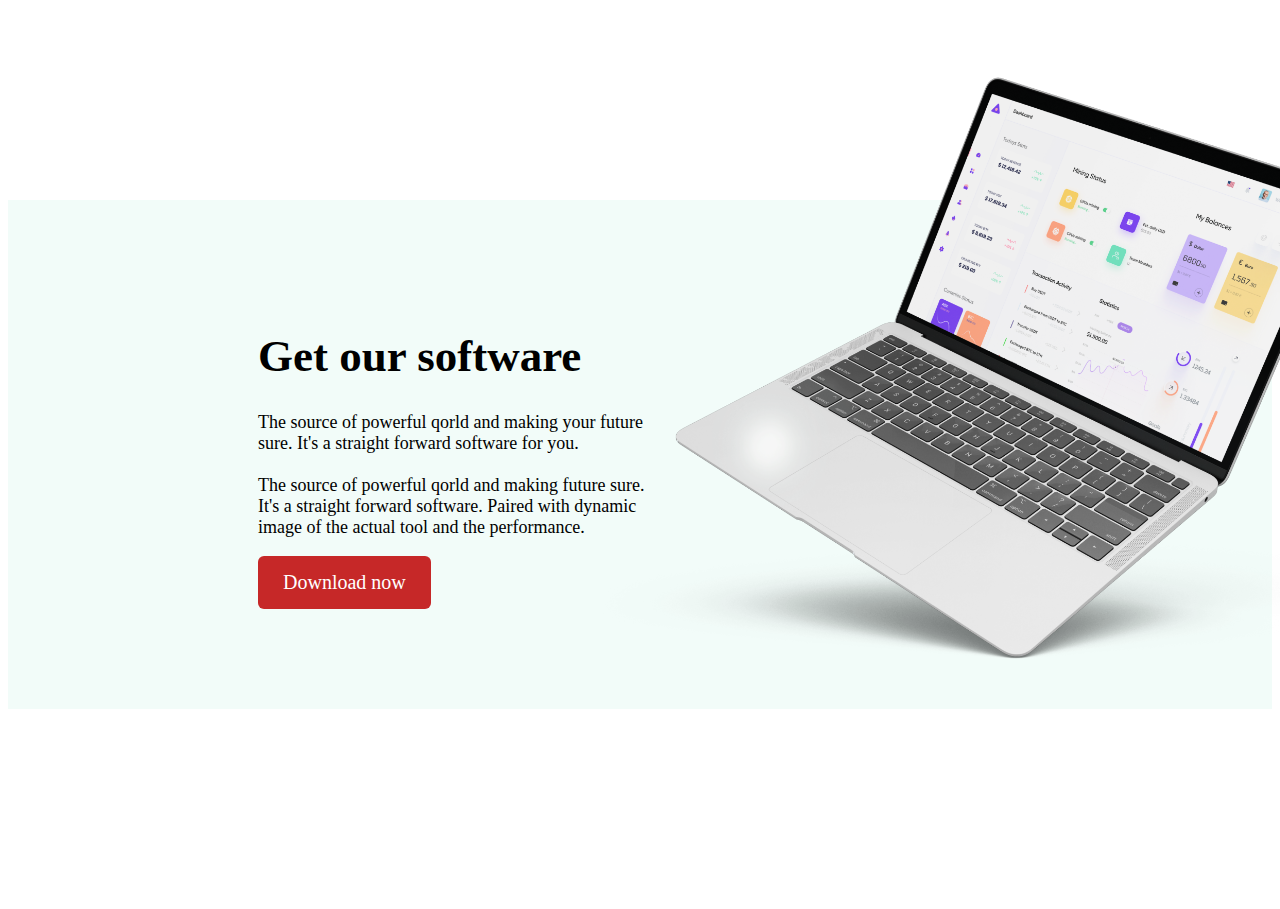
<file: azim.html>
<!DOCTYPE html>
<html lang="en">

<head>
    <meta charset="UTF-8">
    <title>pppaappapappapapapapapapaapappapaappapapaapapappapapapapapapapapapapapapaapap</title>
    <link rel="stylesheet" href="azim.css">
</head>

<body>

    <section class="odam">
        <div class="katta">
            <h1>Get our software</h1>

            <p>
                The source of powerful qorld and making your future <br>
                sure. It's a straight forward software for you.
                <br>
                <br>
                The source of powerful qorld and making future sure. <br>
                It's a straight forward software. Paired with dynamic <br>
                image of the actual tool and the performance.
            </p>

            <button>Download now</button>
        </div>

        <img class="image" src="./vazifa/image.png">
    </section>

</body>

</html>
</file>
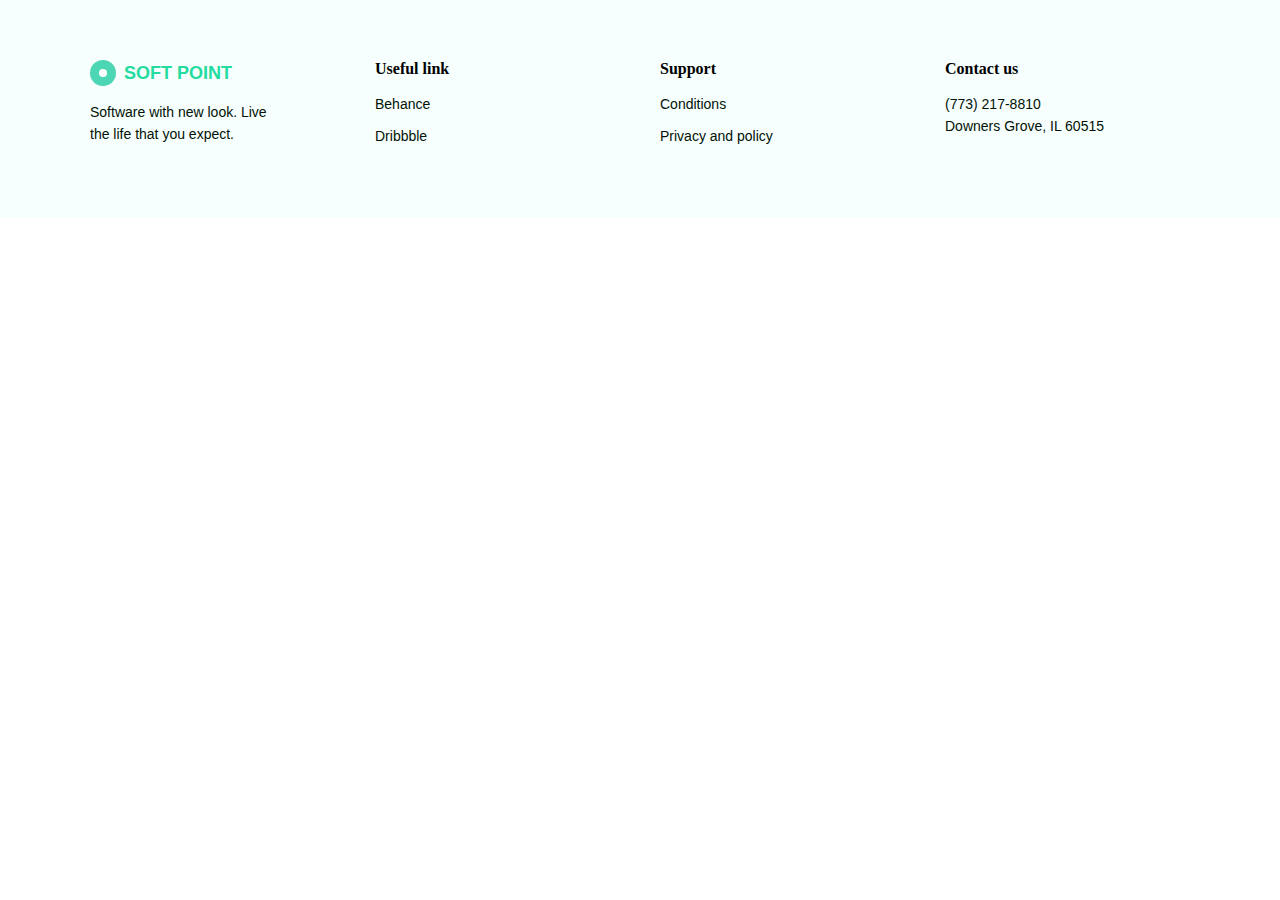
<file: foter.html>
<!DOCTYPE html>
<html lang="en">
<head>
  <meta charset="UTF-8">
  <meta name="viewport" content="width=device-width, initial-scale=1.0">
  <title>Document</title>
  <link rel="stylesheet" href="foter.css">
</head>
<body>
  <footer class="varrak-footer">
  <div class="osmon-container">
    <div class="parvoz-grid">

      <div class="qanot-blok">
        <div class="belgi-logo">
         <div class="yulduz-nuqta">
          <div class="yulduzcha"></div>
         </div>
         
          <h3 class="nom-belgi">SOFT POINT</h3>
        </div>
        <p class="izoh-matn">
          Software with new look. Live<br>
          the life that you expect.
        </p>
      </div>

      <div class="qanot-blok">
        <h4 class="sarlavha">Useful link</h4>
        <ul class="royxat">
          <li><a class="havola" href="#">Behance</a></li>
          <li><a class="havola" href="#">Dribbble</a></li>
        </ul>
      </div>

      <div class="qanot-blok">
        <h4 class="sarlavha">Support</h4>
        <ul class="royxat">
          <li><a class="havola" href="#">Conditions</a></li>
          <li><a class="havola" href="#">Privacy and policy</a></li>
        </ul>
      </div>

      <div class="qanot-blok">
        <h4 class="sarlavha">Contact us</h4>
        <p class="izoh-matn">(773) 217-8810</p>
        <p class="izoh-matn">Downers Grove, IL 60515</p>
      </div>

    </div>
  </div>
</footer>
</body>
</html>
</file>
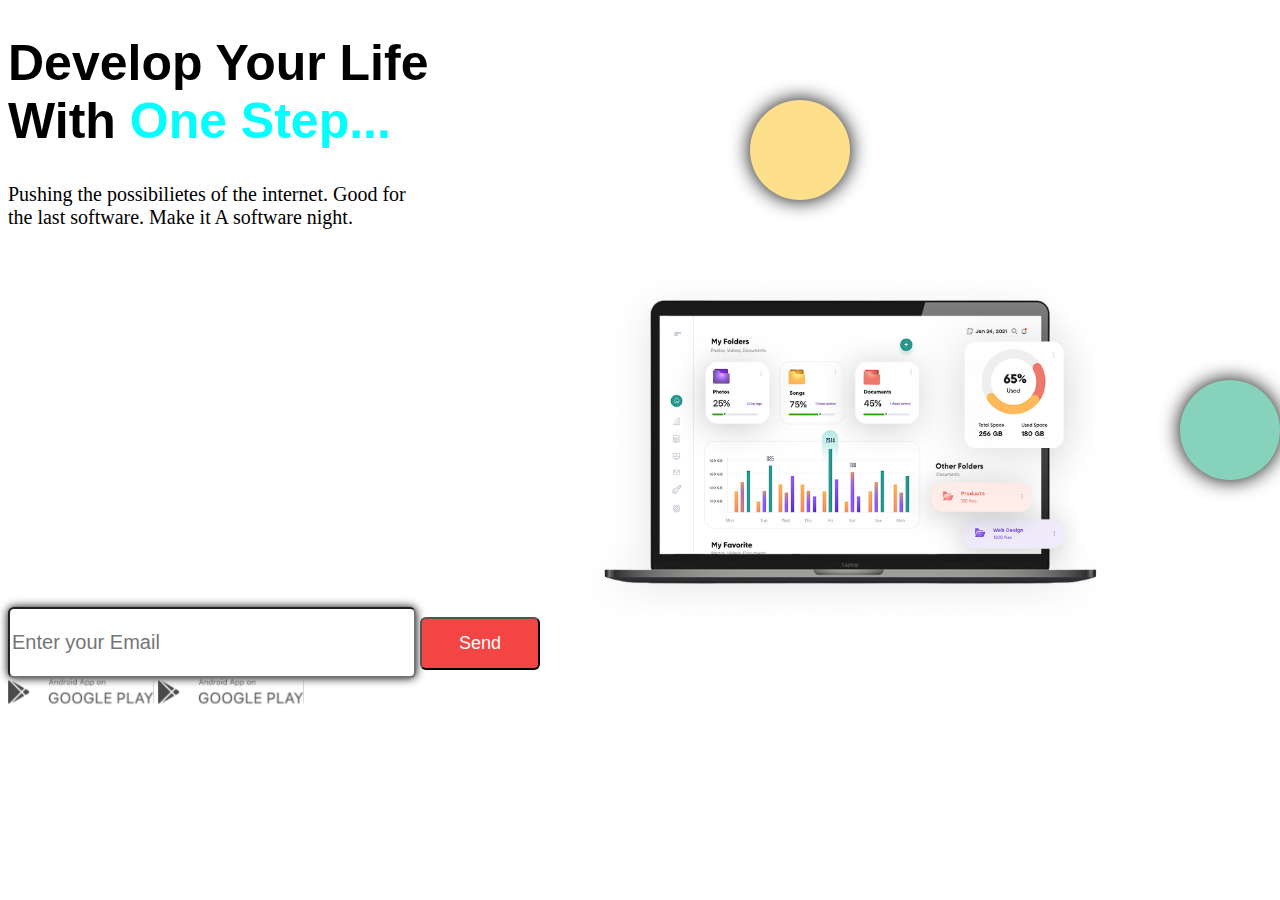
<file: nurbek.html>
<!DOCTYPE html>
<html lang="en">

<head>
<meta charset="UTF-8">
<meta name="viewport" content="width=device-width, initial-scale=1.0">
<title>Soft-Point</title>
<link rel="stylesheet" href="./nurbek.css">
</head>

<body>

<h1>Develop Your Life <br>With <span>One Step...</span></h1>
<p>Pushing the possibilietes of the internet. Good for <br> the last software. Make it A software night. </p>
<input type="text" placeholder="Enter your Email">
<button>Send</button>
<div class="box1"></div>

<img src="/noutbuk-laptop.png" alt="laptop" class="qwerty">

<div class="box"></div>
</div>
<svg width="146" height="28" viewBox="0 0 146 28" fill="none" xmlns="http://www.w3.org/2000/svg"
xmlns:xlink="http://www.w3.org/1999/xlink">
<rect width="145.635" height="27.3892" fill="url(#pattern0_77_3128)" />
<defs>
<pattern id="pattern0_77_3128" patternContentUnits="objectBoundingBox" width="1" height="1">
<use xlink:href="#image0_77_3128" transform="matrix(0.00288786 0 0 0.0153554 -0.216559 -3.1612)" />
</pattern>
<image id="image0_77_3128" width="487" height="305" preserveAspectRatio="none"
xlink:href="[data-uri]" />
</defs>
</svg>


<svg width="146" height="28" viewBox="0 0 146 28" fill="none" xmlns="http://www.w3.org/2000/svg"
xmlns:xlink="http://www.w3.org/1999/xlink">
<rect width="145.635" height="27.3892" fill="url(#pattern0_77_3128)" />
<defs>
<pattern id="pattern0_77_3128" patternContentUnits="objectBoundingBox" width="1" height="1">
<use xlink:href="#image0_77_3128" transform="matrix(0.00288786 0 0 0.0153554 -0.216559 -3.1612)" />
</pattern>
<image id="image0_77_3128" width="487" height="305" preserveAspectRatio="none"
xlink:href="[data-uri]" />
</defs>
</svg>

</body>

</html>
</file>
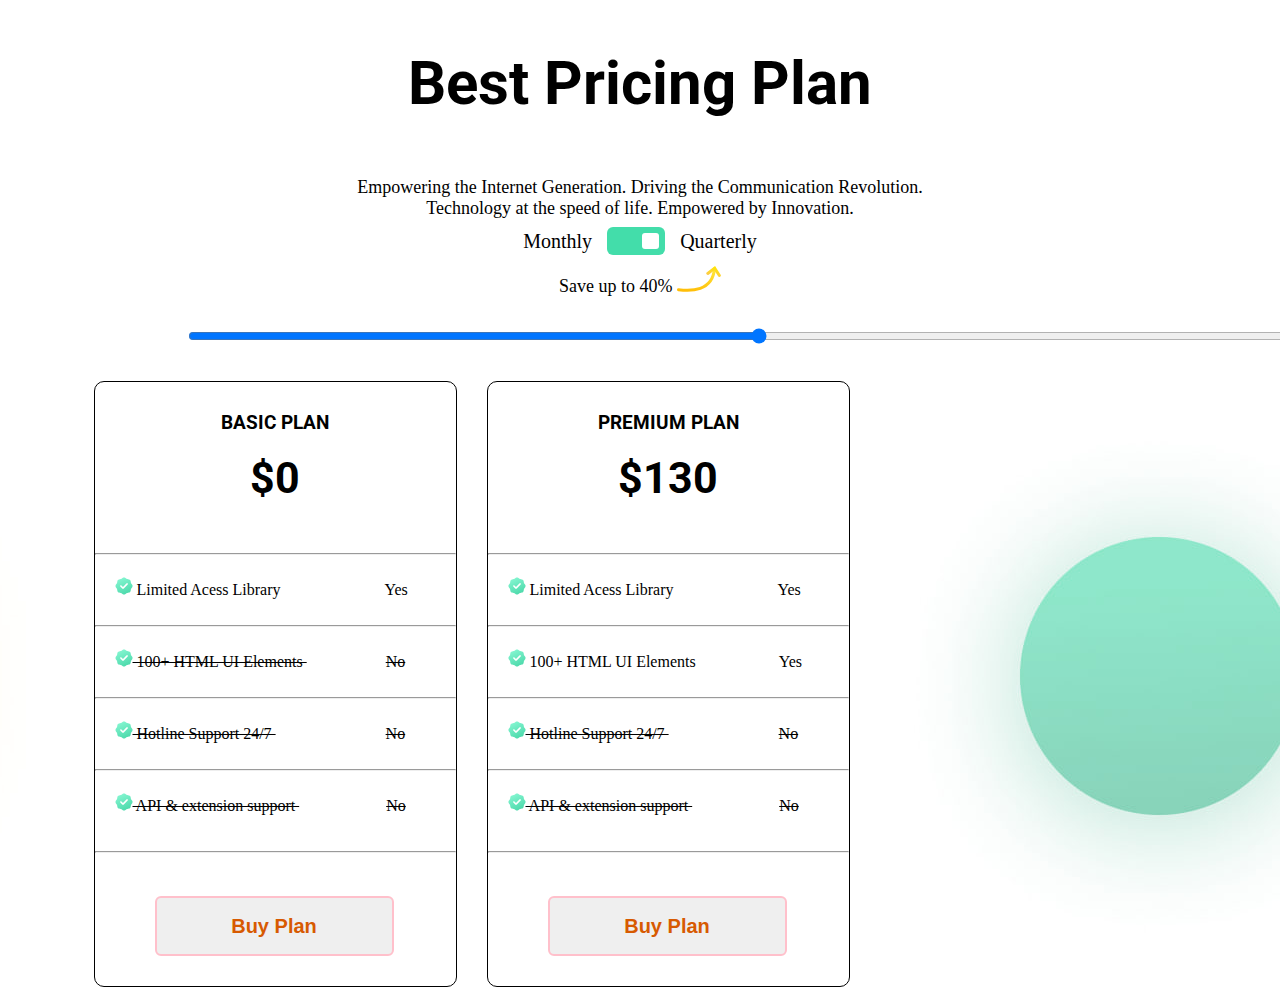
<file: otabek.html>
<!DOCTYPE html>
<html lang="en">

<head>
    <meta charset="UTF-8">
    <meta name="viewport" content="width=device-width, initial-scale=1.0">
    <title>Document</title>
    <link rel="stylesheet" href="./otabek.css">
    <link rel="preconnect" href="https://fonts.googleapis.com">
    <link rel="preconnect" href="https://fonts.gstatic.com" crossorigin>
    <link
        href="https://fonts.googleapis.com/css2?family=Anton&family=Bebas+Neue&family=Dancing+Script:wght@400..700&family=Henny+Penny&family=Lavishly+Yours&family=Monsieur+La+Doulaise&family=Mulish:ital,wght@0,200..1000;1,200..1000&family=Pacifico&family=Roboto:ital,wght@0,100..900;1,100..900&family=Science+Gothic:wght@100..900&display=swap"
        rel="stylesheet">
</head>

<body>
    <aside class="kattaotabek">
        <div class="h1plarniki">
            <div class="h1bb">
                <h1 class="font">Best Pricing Plan</h1>
            </div>
            <div class="plll">
                <p>Empowering the Internet Generation. Driving the Communication Revolution. <br> Technology at the
                    speed of life. Empowered by Innovation.</p>
            </div>
            <div class="spp"><span>Monthly</span>
                <div class="kichiktort">
                    <div class="kichik"></div>
                </div><span>Quarterly</span>
            </div>
            <div class="sppp">
                <span>Save up to 40% <svg width="44" height="26" viewBox="0 0 44 26" fill="none"
                        xmlns="http://www.w3.org/2000/svg">
                        <path d="M1.49937 23.6452C13.4575 24.9757 35.5338 25.8426 37.4442 2.73034"
                            stroke="url(#paint0_linear_77_2443)" stroke-width="3" stroke-linecap="round" />
                        <path d="M30.8148 7.45744L37.6717 2.18455L42.375 9.51367" stroke="url(#paint1_linear_77_2443)"
                            stroke-width="3" stroke-linecap="round" />
                        <defs>
                            <linearGradient id="paint0_linear_77_2443" x1="20.9126" y1="-0.918249" x2="17.7206"
                                y2="29.0505" gradientUnits="userSpaceOnUse">
                                <stop stop-color="#FFEC42" />
                                <stop offset="1" stop-color="#FFB800" />
                            </linearGradient>
                            <linearGradient id="paint1_linear_77_2443" x1="38.375" y1="0.513672" x2="34.9947"
                                y2="10.3731" gradientUnits="userSpaceOnUse">
                                <stop stop-color="#FFE600" />
                                <stop offset="1" stop-color="#FCCA4C" />
                            </linearGradient>
                        </defs>
                    </svg>
            </div>
            </span>
        </div>
        <input class="input" type="range" min="1" max="300" value="150">
        <div class="cards">
            <img src="./img/photo_2025-12-26_14-42-39.jpg" alt="blala">
            <div class="card1">
                
                <h3 class="font">BASIC PLAN</h3>
                <span class="dollor"><b>$0 </b></span>


                <ol class="list">
                    <hr class="hrr">
                    <li> <svg width="18" height="18" viewBox="0 0 18 18" fill="none" xmlns="http://www.w3.org/2000/svg">
                            <path
                                d="M7.85677 0.796434C8.54379 0.317823 9.45622 0.317823 10.1432 0.796434L11.5334 1.76489C11.7704 1.92998 12.0403 2.04179 12.3246 2.09263L13.9924 2.39082C14.8166 2.53818 15.4618 3.18337 15.6092 4.00759L15.9074 5.67538C15.9582 5.95969 16.07 6.22963 16.2351 6.46661L17.2036 7.85677C17.6822 8.54379 17.6822 9.45622 17.2036 10.1432L16.2351 11.5334C16.07 11.7704 15.9582 12.0403 15.9074 12.3246L15.6092 13.9924C15.4618 14.8166 14.8166 15.4618 13.9924 15.6092L12.3246 15.9074C12.0403 15.9582 11.7704 16.07 11.5334 16.2351L10.1432 17.2036C9.45621 17.6822 8.54378 17.6822 7.85677 17.2036L6.46661 16.2351C6.22963 16.07 5.95969 15.9582 5.67538 15.9074L4.00759 15.6092C3.18337 15.4618 2.53818 14.8166 2.39082 13.9924L2.09263 12.3246C2.04179 12.0403 1.92998 11.7704 1.76489 11.5334L0.796434 10.1432C0.317823 9.45621 0.317823 8.54378 0.796434 7.85677L1.76489 6.46661C1.92998 6.22963 2.04179 5.95969 2.09263 5.67538L2.39082 4.00759C2.53818 3.18337 3.18337 2.53818 4.00759 2.39082L5.67538 2.09263C5.95969 2.04179 6.22963 1.92998 6.46661 1.76489L7.85677 0.796434Z"
                                fill="url(#paint0_linear_77_2559)" />
                            <path
                                d="M12.6965 7.48428L8.55198 11.6285C8.24508 11.9355 7.74722 11.9355 7.44002 11.6285L5.30058 9.48893C4.99356 9.18196 4.99356 8.68405 5.30058 8.37703C5.60766 8.06995 6.10548 8.06995 6.41243 8.37691L7.99617 9.96067L11.5845 6.37231C11.8916 6.06523 12.3894 6.06546 12.6964 6.37231C13.0034 6.67934 13.0034 7.17708 12.6965 7.48428Z"
                                fill="white" />
                            <defs>
                                <linearGradient id="paint0_linear_77_2559" x1="0.72" y1="0.84" x2="9" y2="18"
                                    gradientUnits="userSpaceOnUse">
                                    <stop stop-color="#8BF9D5" />
                                    <stop offset="1" stop-color="#4EDAAC" />
                                </linearGradient>
                            </defs>
                        </svg>
                        Limited Acess Library <span class="spnnj">Yes</span></li>
                    <hr>
                    <li class="lihi"><svg width="18" height="18" viewBox="0 0 18 18" fill="none"
                            xmlns="http://www.w3.org/2000/svg">
                            <path
                                d="M7.85677 0.796434C8.54379 0.317823 9.45622 0.317823 10.1432 0.796434L11.5334 1.76489C11.7704 1.92998 12.0403 2.04179 12.3246 2.09263L13.9924 2.39082C14.8166 2.53818 15.4618 3.18337 15.6092 4.00759L15.9074 5.67538C15.9582 5.95969 16.07 6.22963 16.2351 6.46661L17.2036 7.85677C17.6822 8.54379 17.6822 9.45622 17.2036 10.1432L16.2351 11.5334C16.07 11.7704 15.9582 12.0403 15.9074 12.3246L15.6092 13.9924C15.4618 14.8166 14.8166 15.4618 13.9924 15.6092L12.3246 15.9074C12.0403 15.9582 11.7704 16.07 11.5334 16.2351L10.1432 17.2036C9.45621 17.6822 8.54378 17.6822 7.85677 17.2036L6.46661 16.2351C6.22963 16.07 5.95969 15.9582 5.67538 15.9074L4.00759 15.6092C3.18337 15.4618 2.53818 14.8166 2.39082 13.9924L2.09263 12.3246C2.04179 12.0403 1.92998 11.7704 1.76489 11.5334L0.796434 10.1432C0.317823 9.45621 0.317823 8.54378 0.796434 7.85677L1.76489 6.46661C1.92998 6.22963 2.04179 5.95969 2.09263 5.67538L2.39082 4.00759C2.53818 3.18337 3.18337 2.53818 4.00759 2.39082L5.67538 2.09263C5.95969 2.04179 6.22963 1.92998 6.46661 1.76489L7.85677 0.796434Z"
                                fill="url(#paint0_linear_77_2559)" />
                            <path
                                d="M12.6965 7.48428L8.55198 11.6285C8.24508 11.9355 7.74722 11.9355 7.44002 11.6285L5.30058 9.48893C4.99356 9.18196 4.99356 8.68405 5.30058 8.37703C5.60766 8.06995 6.10548 8.06995 6.41243 8.37691L7.99617 9.96067L11.5845 6.37231C11.8916 6.06523 12.3894 6.06546 12.6964 6.37231C13.0034 6.67934 13.0034 7.17708 12.6965 7.48428Z"
                                fill="white" />
                            <defs>
                                <linearGradient id="paint0_linear_77_2559" x1="0.72" y1="0.84" x2="9" y2="18"
                                    gradientUnits="userSpaceOnUse">
                                    <stop stop-color="#8BF9D5" />
                                    <stop offset="1" stop-color="#4EDAAC" />
                                </linearGradient>
                            </defs>
                        </svg>
                        100+ HTML UI Elements <span class="spnnjj">No</span></li>
                    <hr>
                    <li class="lihi"><svg width="18" height="18" viewBox="0 0 18 18" fill="none"
                            xmlns="http://www.w3.org/2000/svg">
                            <path
                                d="M7.85677 0.796434C8.54379 0.317823 9.45622 0.317823 10.1432 0.796434L11.5334 1.76489C11.7704 1.92998 12.0403 2.04179 12.3246 2.09263L13.9924 2.39082C14.8166 2.53818 15.4618 3.18337 15.6092 4.00759L15.9074 5.67538C15.9582 5.95969 16.07 6.22963 16.2351 6.46661L17.2036 7.85677C17.6822 8.54379 17.6822 9.45622 17.2036 10.1432L16.2351 11.5334C16.07 11.7704 15.9582 12.0403 15.9074 12.3246L15.6092 13.9924C15.4618 14.8166 14.8166 15.4618 13.9924 15.6092L12.3246 15.9074C12.0403 15.9582 11.7704 16.07 11.5334 16.2351L10.1432 17.2036C9.45621 17.6822 8.54378 17.6822 7.85677 17.2036L6.46661 16.2351C6.22963 16.07 5.95969 15.9582 5.67538 15.9074L4.00759 15.6092C3.18337 15.4618 2.53818 14.8166 2.39082 13.9924L2.09263 12.3246C2.04179 12.0403 1.92998 11.7704 1.76489 11.5334L0.796434 10.1432C0.317823 9.45621 0.317823 8.54378 0.796434 7.85677L1.76489 6.46661C1.92998 6.22963 2.04179 5.95969 2.09263 5.67538L2.39082 4.00759C2.53818 3.18337 3.18337 2.53818 4.00759 2.39082L5.67538 2.09263C5.95969 2.04179 6.22963 1.92998 6.46661 1.76489L7.85677 0.796434Z"
                                fill="url(#paint0_linear_77_2559)" />
                            <path
                                d="M12.6965 7.48428L8.55198 11.6285C8.24508 11.9355 7.74722 11.9355 7.44002 11.6285L5.30058 9.48893C4.99356 9.18196 4.99356 8.68405 5.30058 8.37703C5.60766 8.06995 6.10548 8.06995 6.41243 8.37691L7.99617 9.96067L11.5845 6.37231C11.8916 6.06523 12.3894 6.06546 12.6964 6.37231C13.0034 6.67934 13.0034 7.17708 12.6965 7.48428Z"
                                fill="white" />
                            <defs>
                                <linearGradient id="paint0_linear_77_2559" x1="0.72" y1="0.84" x2="9" y2="18"
                                    gradientUnits="userSpaceOnUse">
                                    <stop stop-color="#8BF9D5" />
                                    <stop offset="1" stop-color="#4EDAAC" />
                                </linearGradient>
                            </defs>
                        </svg>
                        Hotline Support 24/7 <span class="spnnjjg">No</span></li>
                    <hr>
                    <li class="lihi"><svg width="18" height="18" viewBox="0 0 18 18" fill="none"
                            xmlns="http://www.w3.org/2000/svg">
                            <path
                                d="M7.85677 0.796434C8.54379 0.317823 9.45622 0.317823 10.1432 0.796434L11.5334 1.76489C11.7704 1.92998 12.0403 2.04179 12.3246 2.09263L13.9924 2.39082C14.8166 2.53818 15.4618 3.18337 15.6092 4.00759L15.9074 5.67538C15.9582 5.95969 16.07 6.22963 16.2351 6.46661L17.2036 7.85677C17.6822 8.54379 17.6822 9.45622 17.2036 10.1432L16.2351 11.5334C16.07 11.7704 15.9582 12.0403 15.9074 12.3246L15.6092 13.9924C15.4618 14.8166 14.8166 15.4618 13.9924 15.6092L12.3246 15.9074C12.0403 15.9582 11.7704 16.07 11.5334 16.2351L10.1432 17.2036C9.45621 17.6822 8.54378 17.6822 7.85677 17.2036L6.46661 16.2351C6.22963 16.07 5.95969 15.9582 5.67538 15.9074L4.00759 15.6092C3.18337 15.4618 2.53818 14.8166 2.39082 13.9924L2.09263 12.3246C2.04179 12.0403 1.92998 11.7704 1.76489 11.5334L0.796434 10.1432C0.317823 9.45621 0.317823 8.54378 0.796434 7.85677L1.76489 6.46661C1.92998 6.22963 2.04179 5.95969 2.09263 5.67538L2.39082 4.00759C2.53818 3.18337 3.18337 2.53818 4.00759 2.39082L5.67538 2.09263C5.95969 2.04179 6.22963 1.92998 6.46661 1.76489L7.85677 0.796434Z"
                                fill="url(#paint0_linear_77_2559)" />
                            <path
                                d="M12.6965 7.48428L8.55198 11.6285C8.24508 11.9355 7.74722 11.9355 7.44002 11.6285L5.30058 9.48893C4.99356 9.18196 4.99356 8.68405 5.30058 8.37703C5.60766 8.06995 6.10548 8.06995 6.41243 8.37691L7.99617 9.96067L11.5845 6.37231C11.8916 6.06523 12.3894 6.06546 12.6964 6.37231C13.0034 6.67934 13.0034 7.17708 12.6965 7.48428Z"
                                fill="white" />
                            <defs>
                                <linearGradient id="paint0_linear_77_2559" x1="0.72" y1="0.84" x2="9" y2="18"
                                    gradientUnits="userSpaceOnUse">
                                    <stop stop-color="#8BF9D5" />
                                    <stop offset="1" stop-color="#4EDAAC" />
                                </linearGradient>
                            </defs>
                        </svg>
                        API & extension support <span class="spnnh">No</span></li>
                </ol>
                <hr class="hrr">

                <button><b>Buy Plan</b></button>
            </div>
            <div class="card2">
                <h3 class="font">PREMIUM PLAN</h3>
                <span class="dollo"><b>$130</b></span>

                <ol class="list">
                    <hr class="hrr">
                    <li><svg width="18" height="18" viewBox="0 0 18 18" fill="none" xmlns="http://www.w3.org/2000/svg">
                            <path
                                d="M7.85677 0.796434C8.54379 0.317823 9.45622 0.317823 10.1432 0.796434L11.5334 1.76489C11.7704 1.92998 12.0403 2.04179 12.3246 2.09263L13.9924 2.39082C14.8166 2.53818 15.4618 3.18337 15.6092 4.00759L15.9074 5.67538C15.9582 5.95969 16.07 6.22963 16.2351 6.46661L17.2036 7.85677C17.6822 8.54379 17.6822 9.45622 17.2036 10.1432L16.2351 11.5334C16.07 11.7704 15.9582 12.0403 15.9074 12.3246L15.6092 13.9924C15.4618 14.8166 14.8166 15.4618 13.9924 15.6092L12.3246 15.9074C12.0403 15.9582 11.7704 16.07 11.5334 16.2351L10.1432 17.2036C9.45621 17.6822 8.54378 17.6822 7.85677 17.2036L6.46661 16.2351C6.22963 16.07 5.95969 15.9582 5.67538 15.9074L4.00759 15.6092C3.18337 15.4618 2.53818 14.8166 2.39082 13.9924L2.09263 12.3246C2.04179 12.0403 1.92998 11.7704 1.76489 11.5334L0.796434 10.1432C0.317823 9.45621 0.317823 8.54378 0.796434 7.85677L1.76489 6.46661C1.92998 6.22963 2.04179 5.95969 2.09263 5.67538L2.39082 4.00759C2.53818 3.18337 3.18337 2.53818 4.00759 2.39082L5.67538 2.09263C5.95969 2.04179 6.22963 1.92998 6.46661 1.76489L7.85677 0.796434Z"
                                fill="url(#paint0_linear_77_2559)" />
                            <path
                                d="M12.6965 7.48428L8.55198 11.6285C8.24508 11.9355 7.74722 11.9355 7.44002 11.6285L5.30058 9.48893C4.99356 9.18196 4.99356 8.68405 5.30058 8.37703C5.60766 8.06995 6.10548 8.06995 6.41243 8.37691L7.99617 9.96067L11.5845 6.37231C11.8916 6.06523 12.3894 6.06546 12.6964 6.37231C13.0034 6.67934 13.0034 7.17708 12.6965 7.48428Z"
                                fill="white" />
                            <defs>
                                <linearGradient id="paint0_linear_77_2559" x1="0.72" y1="0.84" x2="9" y2="18"
                                    gradientUnits="userSpaceOnUse">
                                    <stop stop-color="#8BF9D5" />
                                    <stop offset="1" stop-color="#4EDAAC" />
                                </linearGradient>
                            </defs>
                        </svg>
                        Limited Acess Library <span class="spnnj">Yes</span></li>
                    <hr>
                    <li><svg width="18" height="18" viewBox="0 0 18 18" fill="none" xmlns="http://www.w3.org/2000/svg">
                            <path
                                d="M7.85677 0.796434C8.54379 0.317823 9.45622 0.317823 10.1432 0.796434L11.5334 1.76489C11.7704 1.92998 12.0403 2.04179 12.3246 2.09263L13.9924 2.39082C14.8166 2.53818 15.4618 3.18337 15.6092 4.00759L15.9074 5.67538C15.9582 5.95969 16.07 6.22963 16.2351 6.46661L17.2036 7.85677C17.6822 8.54379 17.6822 9.45622 17.2036 10.1432L16.2351 11.5334C16.07 11.7704 15.9582 12.0403 15.9074 12.3246L15.6092 13.9924C15.4618 14.8166 14.8166 15.4618 13.9924 15.6092L12.3246 15.9074C12.0403 15.9582 11.7704 16.07 11.5334 16.2351L10.1432 17.2036C9.45621 17.6822 8.54378 17.6822 7.85677 17.2036L6.46661 16.2351C6.22963 16.07 5.95969 15.9582 5.67538 15.9074L4.00759 15.6092C3.18337 15.4618 2.53818 14.8166 2.39082 13.9924L2.09263 12.3246C2.04179 12.0403 1.92998 11.7704 1.76489 11.5334L0.796434 10.1432C0.317823 9.45621 0.317823 8.54378 0.796434 7.85677L1.76489 6.46661C1.92998 6.22963 2.04179 5.95969 2.09263 5.67538L2.39082 4.00759C2.53818 3.18337 3.18337 2.53818 4.00759 2.39082L5.67538 2.09263C5.95969 2.04179 6.22963 1.92998 6.46661 1.76489L7.85677 0.796434Z"
                                fill="url(#paint0_linear_77_2559)" />
                            <path
                                d="M12.6965 7.48428L8.55198 11.6285C8.24508 11.9355 7.74722 11.9355 7.44002 11.6285L5.30058 9.48893C4.99356 9.18196 4.99356 8.68405 5.30058 8.37703C5.60766 8.06995 6.10548 8.06995 6.41243 8.37691L7.99617 9.96067L11.5845 6.37231C11.8916 6.06523 12.3894 6.06546 12.6964 6.37231C13.0034 6.67934 13.0034 7.17708 12.6965 7.48428Z"
                                fill="white" />
                            <defs>
                                <linearGradient id="paint0_linear_77_2559" x1="0.72" y1="0.84" x2="9" y2="18"
                                    gradientUnits="userSpaceOnUse">
                                    <stop stop-color="#8BF9D5" />
                                    <stop offset="1" stop-color="#4EDAAC" />
                                </linearGradient>
                            </defs>
                        </svg>
                        100+ HTML UI Elements <span class="spnnjj">Yes</span></li>
                    <hr>
                    <li class="lihi"><svg width="18" height="18" viewBox="0 0 18 18" fill="none"
                            xmlns="http://www.w3.org/2000/svg">
                            <path
                                d="M7.85677 0.796434C8.54379 0.317823 9.45622 0.317823 10.1432 0.796434L11.5334 1.76489C11.7704 1.92998 12.0403 2.04179 12.3246 2.09263L13.9924 2.39082C14.8166 2.53818 15.4618 3.18337 15.6092 4.00759L15.9074 5.67538C15.9582 5.95969 16.07 6.22963 16.2351 6.46661L17.2036 7.85677C17.6822 8.54379 17.6822 9.45622 17.2036 10.1432L16.2351 11.5334C16.07 11.7704 15.9582 12.0403 15.9074 12.3246L15.6092 13.9924C15.4618 14.8166 14.8166 15.4618 13.9924 15.6092L12.3246 15.9074C12.0403 15.9582 11.7704 16.07 11.5334 16.2351L10.1432 17.2036C9.45621 17.6822 8.54378 17.6822 7.85677 17.2036L6.46661 16.2351C6.22963 16.07 5.95969 15.9582 5.67538 15.9074L4.00759 15.6092C3.18337 15.4618 2.53818 14.8166 2.39082 13.9924L2.09263 12.3246C2.04179 12.0403 1.92998 11.7704 1.76489 11.5334L0.796434 10.1432C0.317823 9.45621 0.317823 8.54378 0.796434 7.85677L1.76489 6.46661C1.92998 6.22963 2.04179 5.95969 2.09263 5.67538L2.39082 4.00759C2.53818 3.18337 3.18337 2.53818 4.00759 2.39082L5.67538 2.09263C5.95969 2.04179 6.22963 1.92998 6.46661 1.76489L7.85677 0.796434Z"
                                fill="url(#paint0_linear_77_2559)" />
                            <path
                                d="M12.6965 7.48428L8.55198 11.6285C8.24508 11.9355 7.74722 11.9355 7.44002 11.6285L5.30058 9.48893C4.99356 9.18196 4.99356 8.68405 5.30058 8.37703C5.60766 8.06995 6.10548 8.06995 6.41243 8.37691L7.99617 9.96067L11.5845 6.37231C11.8916 6.06523 12.3894 6.06546 12.6964 6.37231C13.0034 6.67934 13.0034 7.17708 12.6965 7.48428Z"
                                fill="white" />
                            <defs>
                                <linearGradient id="paint0_linear_77_2559" x1="0.72" y1="0.84" x2="9" y2="18"
                                    gradientUnits="userSpaceOnUse">
                                    <stop stop-color="#8BF9D5" />
                                    <stop offset="1" stop-color="#4EDAAC" />
                                </linearGradient>
                            </defs>
                        </svg>
                        Hotline Support 24/7 <span class="spnnjjg">No</span></li>
                    <hr>
                    <li class="lihi"><svg width="18" height="18" viewBox="0 0 18 18" fill="none"
                            xmlns="http://www.w3.org/2000/svg">
                            <path
                                d="M7.85677 0.796434C8.54379 0.317823 9.45622 0.317823 10.1432 0.796434L11.5334 1.76489C11.7704 1.92998 12.0403 2.04179 12.3246 2.09263L13.9924 2.39082C14.8166 2.53818 15.4618 3.18337 15.6092 4.00759L15.9074 5.67538C15.9582 5.95969 16.07 6.22963 16.2351 6.46661L17.2036 7.85677C17.6822 8.54379 17.6822 9.45622 17.2036 10.1432L16.2351 11.5334C16.07 11.7704 15.9582 12.0403 15.9074 12.3246L15.6092 13.9924C15.4618 14.8166 14.8166 15.4618 13.9924 15.6092L12.3246 15.9074C12.0403 15.9582 11.7704 16.07 11.5334 16.2351L10.1432 17.2036C9.45621 17.6822 8.54378 17.6822 7.85677 17.2036L6.46661 16.2351C6.22963 16.07 5.95969 15.9582 5.67538 15.9074L4.00759 15.6092C3.18337 15.4618 2.53818 14.8166 2.39082 13.9924L2.09263 12.3246C2.04179 12.0403 1.92998 11.7704 1.76489 11.5334L0.796434 10.1432C0.317823 9.45621 0.317823 8.54378 0.796434 7.85677L1.76489 6.46661C1.92998 6.22963 2.04179 5.95969 2.09263 5.67538L2.39082 4.00759C2.53818 3.18337 3.18337 2.53818 4.00759 2.39082L5.67538 2.09263C5.95969 2.04179 6.22963 1.92998 6.46661 1.76489L7.85677 0.796434Z"
                                fill="url(#paint0_linear_77_2559)" />
                            <path
                                d="M12.6965 7.48428L8.55198 11.6285C8.24508 11.9355 7.74722 11.9355 7.44002 11.6285L5.30058 9.48893C4.99356 9.18196 4.99356 8.68405 5.30058 8.37703C5.60766 8.06995 6.10548 8.06995 6.41243 8.37691L7.99617 9.96067L11.5845 6.37231C11.8916 6.06523 12.3894 6.06546 12.6964 6.37231C13.0034 6.67934 13.0034 7.17708 12.6965 7.48428Z"
                                fill="white" />
                            <defs>
                                <linearGradient id="paint0_linear_77_2559" x1="0.72" y1="0.84" x2="9" y2="18"
                                    gradientUnits="userSpaceOnUse">
                                    <stop stop-color="#8BF9D5" />
                                    <stop offset="1" stop-color="#4EDAAC" />
                                </linearGradient>
                            </defs>
                        </svg>
                        API & extension support <span class="spnnh">No</span></li>
                </ol>
                <hr class="hrr">
                <button><b>Buy Plan</b></button>
            </div>
            <img src="./img/dumaloq.jpg" alt="blalalal">
            <div class="card3">
                
                <h3>ULTIMATE PLAN</h3>
                <span class="dollo"><b>$210</b></span>

                <ol class="list">
                    <hr class="hrr">
                    <li><svg width="18" height="18" viewBox="0 0 18 18" fill="none" xmlns="http://www.w3.org/2000/svg">
                            <path
                                d="M7.85677 0.796434C8.54379 0.317823 9.45622 0.317823 10.1432 0.796434L11.5334 1.76489C11.7704 1.92998 12.0403 2.04179 12.3246 2.09263L13.9924 2.39082C14.8166 2.53818 15.4618 3.18337 15.6092 4.00759L15.9074 5.67538C15.9582 5.95969 16.07 6.22963 16.2351 6.46661L17.2036 7.85677C17.6822 8.54379 17.6822 9.45622 17.2036 10.1432L16.2351 11.5334C16.07 11.7704 15.9582 12.0403 15.9074 12.3246L15.6092 13.9924C15.4618 14.8166 14.8166 15.4618 13.9924 15.6092L12.3246 15.9074C12.0403 15.9582 11.7704 16.07 11.5334 16.2351L10.1432 17.2036C9.45621 17.6822 8.54378 17.6822 7.85677 17.2036L6.46661 16.2351C6.22963 16.07 5.95969 15.9582 5.67538 15.9074L4.00759 15.6092C3.18337 15.4618 2.53818 14.8166 2.39082 13.9924L2.09263 12.3246C2.04179 12.0403 1.92998 11.7704 1.76489 11.5334L0.796434 10.1432C0.317823 9.45621 0.317823 8.54378 0.796434 7.85677L1.76489 6.46661C1.92998 6.22963 2.04179 5.95969 2.09263 5.67538L2.39082 4.00759C2.53818 3.18337 3.18337 2.53818 4.00759 2.39082L5.67538 2.09263C5.95969 2.04179 6.22963 1.92998 6.46661 1.76489L7.85677 0.796434Z"
                                fill="url(#paint0_linear_77_2559)" />
                            <path
                                d="M12.6965 7.48428L8.55198 11.6285C8.24508 11.9355 7.74722 11.9355 7.44002 11.6285L5.30058 9.48893C4.99356 9.18196 4.99356 8.68405 5.30058 8.37703C5.60766 8.06995 6.10548 8.06995 6.41243 8.37691L7.99617 9.96067L11.5845 6.37231C11.8916 6.06523 12.3894 6.06546 12.6964 6.37231C13.0034 6.67934 13.0034 7.17708 12.6965 7.48428Z"
                                fill="white" />
                            <defs>
                                <linearGradient id="paint0_linear_77_2559" x1="0.72" y1="0.84" x2="9" y2="18"
                                    gradientUnits="userSpaceOnUse">
                                    <stop stop-color="#8BF9D5" />
                                    <stop offset="1" stop-color="#4EDAAC" />
                                </linearGradient>
                            </defs>
                        </svg>
                        Limited Acess Library <span class="spnnj">Yes</span></li>
                    <hr>
                    <li><svg width="18" height="18" viewBox="0 0 18 18" fill="none" xmlns="http://www.w3.org/2000/svg">
                            <path
                                d="M7.85677 0.796434C8.54379 0.317823 9.45622 0.317823 10.1432 0.796434L11.5334 1.76489C11.7704 1.92998 12.0403 2.04179 12.3246 2.09263L13.9924 2.39082C14.8166 2.53818 15.4618 3.18337 15.6092 4.00759L15.9074 5.67538C15.9582 5.95969 16.07 6.22963 16.2351 6.46661L17.2036 7.85677C17.6822 8.54379 17.6822 9.45622 17.2036 10.1432L16.2351 11.5334C16.07 11.7704 15.9582 12.0403 15.9074 12.3246L15.6092 13.9924C15.4618 14.8166 14.8166 15.4618 13.9924 15.6092L12.3246 15.9074C12.0403 15.9582 11.7704 16.07 11.5334 16.2351L10.1432 17.2036C9.45621 17.6822 8.54378 17.6822 7.85677 17.2036L6.46661 16.2351C6.22963 16.07 5.95969 15.9582 5.67538 15.9074L4.00759 15.6092C3.18337 15.4618 2.53818 14.8166 2.39082 13.9924L2.09263 12.3246C2.04179 12.0403 1.92998 11.7704 1.76489 11.5334L0.796434 10.1432C0.317823 9.45621 0.317823 8.54378 0.796434 7.85677L1.76489 6.46661C1.92998 6.22963 2.04179 5.95969 2.09263 5.67538L2.39082 4.00759C2.53818 3.18337 3.18337 2.53818 4.00759 2.39082L5.67538 2.09263C5.95969 2.04179 6.22963 1.92998 6.46661 1.76489L7.85677 0.796434Z"
                                fill="url(#paint0_linear_77_2559)" />
                            <path
                                d="M12.6965 7.48428L8.55198 11.6285C8.24508 11.9355 7.74722 11.9355 7.44002 11.6285L5.30058 9.48893C4.99356 9.18196 4.99356 8.68405 5.30058 8.37703C5.60766 8.06995 6.10548 8.06995 6.41243 8.37691L7.99617 9.96067L11.5845 6.37231C11.8916 6.06523 12.3894 6.06546 12.6964 6.37231C13.0034 6.67934 13.0034 7.17708 12.6965 7.48428Z"
                                fill="white" />
                            <defs>
                                <linearGradient id="paint0_linear_77_2559" x1="0.72" y1="0.84" x2="9" y2="18"
                                    gradientUnits="userSpaceOnUse">
                                    <stop stop-color="#8BF9D5" />
                                    <stop offset="1" stop-color="#4EDAAC" />
                                </linearGradient>
                            </defs>
                        </svg>
                        100+ HTML UI Elements <span class="spnnjj">Yes</span></li>
                    <hr>
                    <li><svg width="18" height="18" viewBox="0 0 18 18" fill="none" xmlns="http://www.w3.org/2000/svg">
                            <path
                                d="M7.85677 0.796434C8.54379 0.317823 9.45622 0.317823 10.1432 0.796434L11.5334 1.76489C11.7704 1.92998 12.0403 2.04179 12.3246 2.09263L13.9924 2.39082C14.8166 2.53818 15.4618 3.18337 15.6092 4.00759L15.9074 5.67538C15.9582 5.95969 16.07 6.22963 16.2351 6.46661L17.2036 7.85677C17.6822 8.54379 17.6822 9.45622 17.2036 10.1432L16.2351 11.5334C16.07 11.7704 15.9582 12.0403 15.9074 12.3246L15.6092 13.9924C15.4618 14.8166 14.8166 15.4618 13.9924 15.6092L12.3246 15.9074C12.0403 15.9582 11.7704 16.07 11.5334 16.2351L10.1432 17.2036C9.45621 17.6822 8.54378 17.6822 7.85677 17.2036L6.46661 16.2351C6.22963 16.07 5.95969 15.9582 5.67538 15.9074L4.00759 15.6092C3.18337 15.4618 2.53818 14.8166 2.39082 13.9924L2.09263 12.3246C2.04179 12.0403 1.92998 11.7704 1.76489 11.5334L0.796434 10.1432C0.317823 9.45621 0.317823 8.54378 0.796434 7.85677L1.76489 6.46661C1.92998 6.22963 2.04179 5.95969 2.09263 5.67538L2.39082 4.00759C2.53818 3.18337 3.18337 2.53818 4.00759 2.39082L5.67538 2.09263C5.95969 2.04179 6.22963 1.92998 6.46661 1.76489L7.85677 0.796434Z"
                                fill="url(#paint0_linear_77_2559)" />
                            <path
                                d="M12.6965 7.48428L8.55198 11.6285C8.24508 11.9355 7.74722 11.9355 7.44002 11.6285L5.30058 9.48893C4.99356 9.18196 4.99356 8.68405 5.30058 8.37703C5.60766 8.06995 6.10548 8.06995 6.41243 8.37691L7.99617 9.96067L11.5845 6.37231C11.8916 6.06523 12.3894 6.06546 12.6964 6.37231C13.0034 6.67934 13.0034 7.17708 12.6965 7.48428Z"
                                fill="white" />
                            <defs>
                                <linearGradient id="paint0_linear_77_2559" x1="0.72" y1="0.84" x2="9" y2="18"
                                    gradientUnits="userSpaceOnUse">
                                    <stop stop-color="#8BF9D5" />
                                    <stop offset="1" stop-color="#4EDAAC" />
                                </linearGradient>
                            </defs>
                        </svg>
                        Hotline Support 24/7 <span class="spnnjjg">Yes</span></li>
                    <hr>
                    <li><svg width="18" height="18" viewBox="0 0 18 18" fill="none" xmlns="http://www.w3.org/2000/svg">
                            <path
                                d="M7.85677 0.796434C8.54379 0.317823 9.45622 0.317823 10.1432 0.796434L11.5334 1.76489C11.7704 1.92998 12.0403 2.04179 12.3246 2.09263L13.9924 2.39082C14.8166 2.53818 15.4618 3.18337 15.6092 4.00759L15.9074 5.67538C15.9582 5.95969 16.07 6.22963 16.2351 6.46661L17.2036 7.85677C17.6822 8.54379 17.6822 9.45622 17.2036 10.1432L16.2351 11.5334C16.07 11.7704 15.9582 12.0403 15.9074 12.3246L15.6092 13.9924C15.4618 14.8166 14.8166 15.4618 13.9924 15.6092L12.3246 15.9074C12.0403 15.9582 11.7704 16.07 11.5334 16.2351L10.1432 17.2036C9.45621 17.6822 8.54378 17.6822 7.85677 17.2036L6.46661 16.2351C6.22963 16.07 5.95969 15.9582 5.67538 15.9074L4.00759 15.6092C3.18337 15.4618 2.53818 14.8166 2.39082 13.9924L2.09263 12.3246C2.04179 12.0403 1.92998 11.7704 1.76489 11.5334L0.796434 10.1432C0.317823 9.45621 0.317823 8.54378 0.796434 7.85677L1.76489 6.46661C1.92998 6.22963 2.04179 5.95969 2.09263 5.67538L2.39082 4.00759C2.53818 3.18337 3.18337 2.53818 4.00759 2.39082L5.67538 2.09263C5.95969 2.04179 6.22963 1.92998 6.46661 1.76489L7.85677 0.796434Z"
                                fill="url(#paint0_linear_77_2559)" />
                            <path
                                d="M12.6965 7.48428L8.55198 11.6285C8.24508 11.9355 7.74722 11.9355 7.44002 11.6285L5.30058 9.48893C4.99356 9.18196 4.99356 8.68405 5.30058 8.37703C5.60766 8.06995 6.10548 8.06995 6.41243 8.37691L7.99617 9.96067L11.5845 6.37231C11.8916 6.06523 12.3894 6.06546 12.6964 6.37231C13.0034 6.67934 13.0034 7.17708 12.6965 7.48428Z"
                                fill="white" />
                            <defs>
                                <linearGradient id="paint0_linear_77_2559" x1="0.72" y1="0.84" x2="9" y2="18"
                                    gradientUnits="userSpaceOnUse">
                                    <stop stop-color="#8BF9D5" />
                                    <stop offset="1" stop-color="#4EDAAC" />
                                </linearGradient>
                            </defs>
                        </svg>
                        API & extension support <span class="spnnh">Yes</span></li>
                </ol>
                <hr class="hrr">
                <button><b>Buy Plan</b></button>
            </div>
        </div>

    </aside>
</body>

</html>
</file>
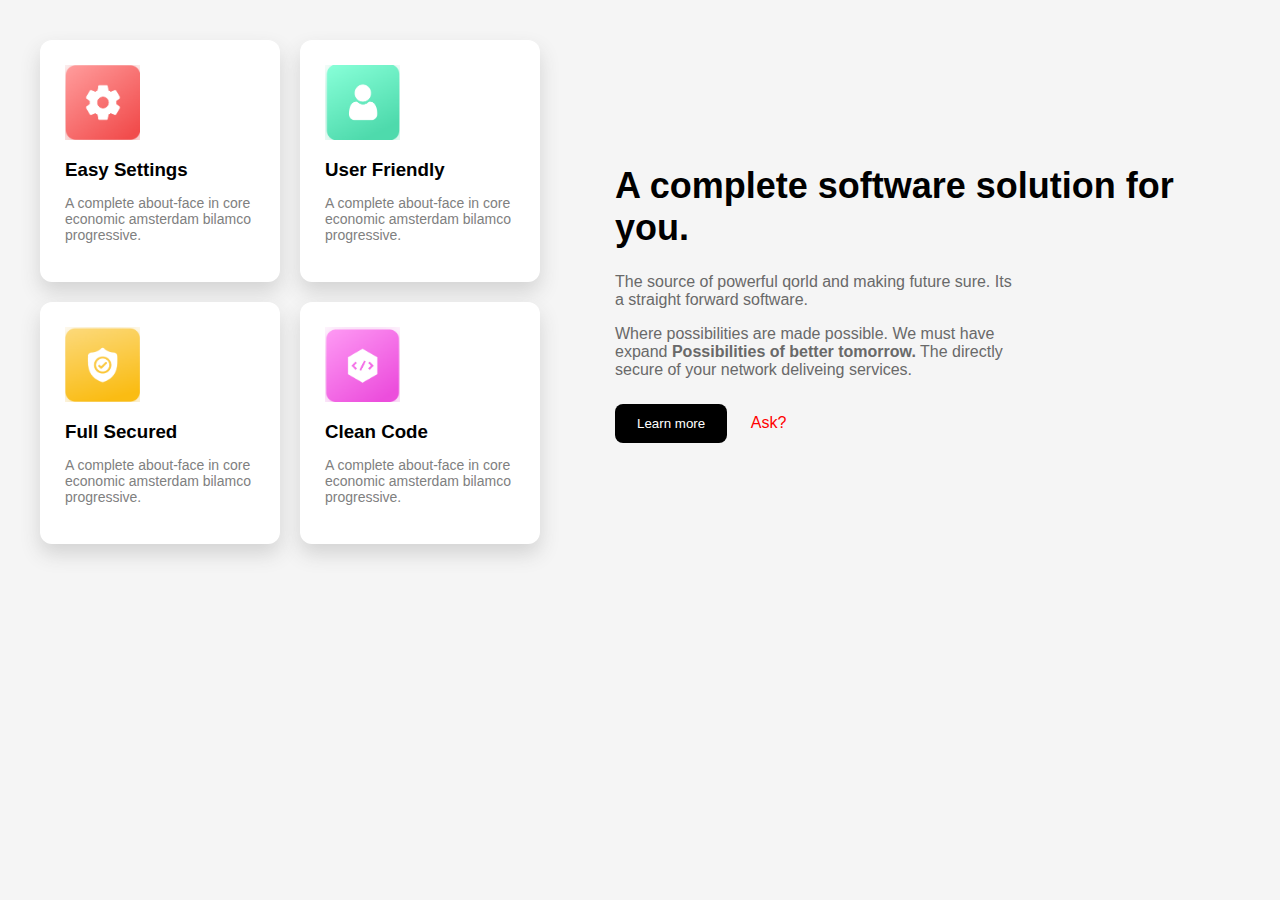
<file: qahramon.html>
<!DOCTYPE html>
<html lang="en">

<head>
    <meta charset="UTF-8">
    <title>Software Page</title>
    <link rel="stylesheet" href="./qahramon.css">
</head>

<body>

    <section class="bog-bolim">

        <div class="hayvonlar">

            <div class="hayvon sher">
                    <img class="rasm" src="img/salom.png" alt="rasm">
                <h3>Easy Settings</h3>
                <p>A complete about-face in core economic amsterdam bilamco progressive.</p>
            </div>

            <div class="hayvon yo‘lbars">
                    <img class="rasm" src="img/qahramon.png" alt="rasm">
                <h3>User Friendly</h3>
                <p>A complete about-face in core economic amsterdam bilamco progressive.</p>
            </div>

            <div class="hayvon ayiq">
                    <img class="rasm" src="img/poyon.png" alt="rasm">
                <h3>Full Secured</h3>
                <p>A complete about-face in core economic amsterdam bilamco progressive.</p>
            </div>

            <div class="hayvon bo‘ri">
                    <img class="rasm" src="img/salim.png" alt="rasm">
                <h3>Clean Code</h3>
                <p>A complete about-face in core economic amsterdam bilamco progressive.</p>
            </div>

        </div>

        <div class="ism-joyi">
            <h1>A complete software solution for you.</h1>
            <p>
                The source of powerful qorld and making future sure. Its a straight forward software.
            </p>
            <p>
                Where possibilities are made possible. We must have expand <b>Possibilities of better tomorrow.</b> The
                directly secure of your network deliveing services.
            </p>

            <div class="tugmalar">
                <button class="ism ali">Learn more</button>
                <span class="ism vali">Ask?</span>
            </div>
        </div>

    </section>

</body>

</html>
</file>
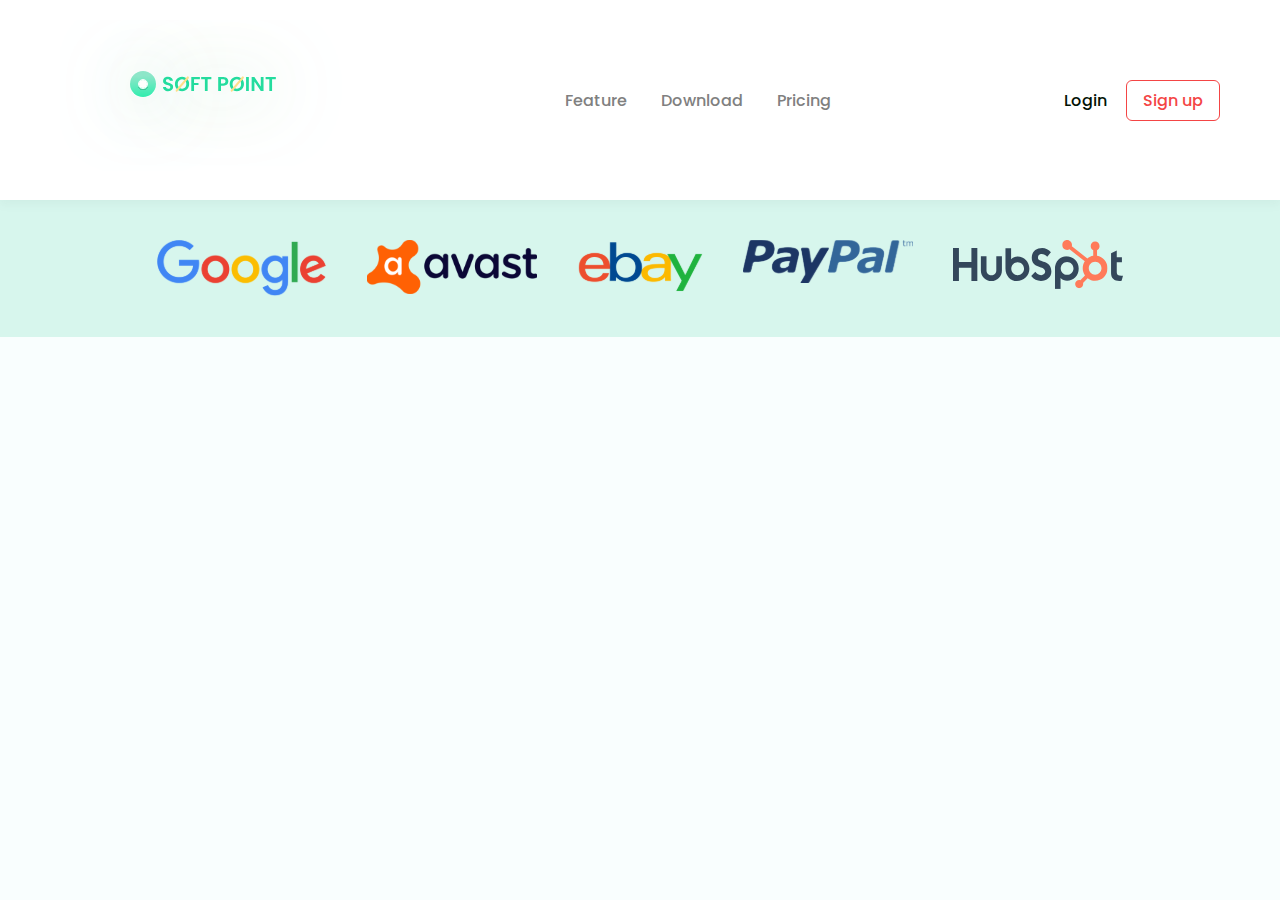
<file: salim.html>
<!DOCTYPE html>
<html lang="en">

<head>
    <meta charset="UTF-8">
    <title>Document</title>

    
    <link rel="preconnect" href="https://fonts.googleapis.com">
    <link rel="preconnect" href="https://fonts.gstatic.com" crossorigin>
    <link href="https://fonts.googleapis.com/css2?family=Poppins:wght@400;500;600&display=swap" rel="stylesheet">

    <link rel="stylesheet" href="./salim.css">
</head>

<body>


    <header class="navbar">
        <div class="logo"><svg width="286" height="153" viewBox="0 0 286 153" fill="none"
                xmlns="http://www.w3.org/2000/svg">
                <g filter="url(#filter0_d_77_3145)">
                    <circle cx="83" cy="64" r="13" fill="url(#paint0_linear_77_3145)" />
                </g>
                <g filter="url(#filter1_d_77_3145)">
                    <path
                        d="M108.2 71.14C107.227 71.14 106.347 70.9733 105.56 70.64C104.787 70.3067 104.173 69.8267 103.72 69.2C103.267 68.5733 103.033 67.8333 103.02 66.98H106.02C106.06 67.5533 106.26 68.0067 106.62 68.34C106.993 68.6733 107.5 68.84 108.14 68.84C108.793 68.84 109.307 68.6867 109.68 68.38C110.053 68.06 110.24 67.6467 110.24 67.14C110.24 66.7267 110.113 66.3867 109.86 66.12C109.607 65.8533 109.287 65.6467 108.9 65.5C108.527 65.34 108.007 65.1667 107.34 64.98C106.433 64.7133 105.693 64.4533 105.12 64.2C104.56 63.9333 104.073 63.54 103.66 63.02C103.26 62.4867 103.06 61.78 103.06 60.9C103.06 60.0733 103.267 59.3533 103.68 58.74C104.093 58.1267 104.673 57.66 105.42 57.34C106.167 57.0067 107.02 56.84 107.98 56.84C109.42 56.84 110.587 57.1933 111.48 57.9C112.387 58.5933 112.887 59.5667 112.98 60.82H109.9C109.873 60.34 109.667 59.9467 109.28 59.64C108.907 59.32 108.407 59.16 107.78 59.16C107.233 59.16 106.793 59.3 106.46 59.58C106.14 59.86 105.98 60.2667 105.98 60.8C105.98 61.1733 106.1 61.4867 106.34 61.74C106.593 61.98 106.9 62.18 107.26 62.34C107.633 62.4867 108.153 62.66 108.82 62.86C109.727 63.1267 110.467 63.3933 111.04 63.66C111.613 63.9267 112.107 64.3267 112.52 64.86C112.933 65.3933 113.14 66.0933 113.14 66.96C113.14 67.7067 112.947 68.4 112.56 69.04C112.173 69.68 111.607 70.1933 110.86 70.58C110.113 70.9533 109.227 71.14 108.2 71.14ZM122.048 71.14C120.741 71.14 119.541 70.8333 118.448 70.22C117.354 69.6067 116.488 68.76 115.848 67.68C115.208 66.5867 114.888 65.3533 114.888 63.98C114.888 62.62 115.208 61.4 115.848 60.32C116.488 59.2267 117.354 58.3733 118.448 57.76C119.541 57.1467 120.741 56.84 122.048 56.84C123.368 56.84 124.568 57.1467 125.648 57.76C126.741 58.3733 127.601 59.2267 128.228 60.32C128.868 61.4 129.188 62.62 129.188 63.98C129.188 65.3533 128.868 66.5867 128.228 67.68C127.601 68.76 126.741 69.6067 125.648 70.22C124.554 70.8333 123.354 71.14 122.048 71.14ZM122.048 68.64C122.888 68.64 123.628 68.4533 124.268 68.08C124.908 67.6933 125.408 67.1467 125.768 66.44C126.128 65.7333 126.308 64.9133 126.308 63.98C126.308 63.0467 126.128 62.2333 125.768 61.54C125.408 60.8333 124.908 60.2933 124.268 59.92C123.628 59.5467 122.888 59.36 122.048 59.36C121.208 59.36 120.461 59.5467 119.808 59.92C119.168 60.2933 118.668 60.8333 118.308 61.54C117.948 62.2333 117.768 63.0467 117.768 63.98C117.768 64.9133 117.948 65.7333 118.308 66.44C118.668 67.1467 119.168 67.6933 119.808 68.08C120.461 68.4533 121.208 68.64 122.048 68.64ZM139.891 57.04V59.3H134.071V62.88H138.531V65.1H134.071V71H131.271V57.04H139.891ZM151.376 57.04V59.3H147.656V71H144.856V59.3H141.136V57.04H151.376ZM168.365 61.36C168.365 62.1067 168.185 62.8067 167.825 63.46C167.478 64.1133 166.925 64.64 166.165 65.04C165.418 65.44 164.471 65.64 163.325 65.64H160.985V71H158.185V57.04H163.325C164.405 57.04 165.325 57.2267 166.085 57.6C166.845 57.9733 167.411 58.4867 167.785 59.14C168.171 59.7933 168.365 60.5333 168.365 61.36ZM163.205 63.38C163.978 63.38 164.551 63.2067 164.925 62.86C165.298 62.5 165.485 62 165.485 61.36C165.485 60 164.725 59.32 163.205 59.32H160.985V63.38H163.205ZM176.833 71.14C175.526 71.14 174.326 70.8333 173.233 70.22C172.139 69.6067 171.273 68.76 170.633 67.68C169.993 66.5867 169.673 65.3533 169.673 63.98C169.673 62.62 169.993 61.4 170.633 60.32C171.273 59.2267 172.139 58.3733 173.233 57.76C174.326 57.1467 175.526 56.84 176.833 56.84C178.153 56.84 179.353 57.1467 180.433 57.76C181.526 58.3733 182.386 59.2267 183.013 60.32C183.653 61.4 183.973 62.62 183.973 63.98C183.973 65.3533 183.653 66.5867 183.013 67.68C182.386 68.76 181.526 69.6067 180.433 70.22C179.339 70.8333 178.139 71.14 176.833 71.14ZM176.833 68.64C177.673 68.64 178.413 68.4533 179.053 68.08C179.693 67.6933 180.193 67.1467 180.553 66.44C180.913 65.7333 181.093 64.9133 181.093 63.98C181.093 63.0467 180.913 62.2333 180.553 61.54C180.193 60.8333 179.693 60.2933 179.053 59.92C178.413 59.5467 177.673 59.36 176.833 59.36C175.993 59.36 175.246 59.5467 174.593 59.92C173.953 60.2933 173.453 60.8333 173.093 61.54C172.733 62.2333 172.553 63.0467 172.553 63.98C172.553 64.9133 172.733 65.7333 173.093 66.44C173.453 67.1467 173.953 67.6933 174.593 68.08C175.246 68.4533 175.993 68.64 176.833 68.64ZM188.856 57.04V71H186.056V57.04H188.856ZM203.562 71H200.762L194.422 61.42V71H191.622V57.02H194.422L200.762 66.62V57.02H203.562V71ZM215.829 57.04V59.3H212.109V71H209.309V59.3H205.589V57.04H215.829Z"
                        fill="#24DC9F" />
                </g>
                <g filter="url(#filter2_d_77_3145)">
                    <circle cx="83" cy="64" r="4" fill="white" />
                    <circle cx="83" cy="64" r="4.5" stroke="#F9FEFC" />
                </g>
                <g filter="url(#filter3_d_77_3145)">
                    <rect x="115.242" y="70.7222" width="19.3138" height="2.11682" rx="1.05841"
                        transform="rotate(-49.6636 115.242 70.7222)" fill="#FEDF8B" />
                </g>
                <g filter="url(#filter4_d_77_3145)">
                    <rect x="170.244" y="70.719" width="19.3097" height="2.11682" rx="1.05841"
                        transform="rotate(-49.6636 170.244 70.719)" fill="#FEDF8B" />
                </g>
                <defs>
                    <filter id="filter0_d_77_3145" x="0" y="-15" width="166" height="166" filterUnits="userSpaceOnUse"
                        color-interpolation-filters="sRGB">
                        <feFlood flood-opacity="0" result="BackgroundImageFix" />
                        <feColorMatrix in="SourceAlpha" type="matrix" values="0 0 0 0 0 0 0 0 0 0 0 0 0 0 0 0 0 0 127 0"
                            result="hardAlpha" />
                        <feOffset dy="4" />
                        <feGaussianBlur stdDeviation="35" />
                        <feComposite in2="hardAlpha" operator="out" />
                        <feColorMatrix type="matrix"
                            values="0 0 0 0 0.607843 0 0 0 0 0.843137 0 0 0 0 0.764706 0 0 0 0.8 0" />
                        <feBlend mode="normal" in2="BackgroundImageFix" result="effect1_dropShadow_77_3145" />
                        <feBlend mode="normal" in="SourceGraphic" in2="effect1_dropShadow_77_3145" result="shape" />
                    </filter>
                    <filter id="filter1_d_77_3145" x="33.0195" y="-9.15991" width="252.811" height="154.3"
                        filterUnits="userSpaceOnUse" color-interpolation-filters="sRGB">
                        <feFlood flood-opacity="0" result="BackgroundImageFix" />
                        <feColorMatrix in="SourceAlpha" type="matrix" values="0 0 0 0 0 0 0 0 0 0 0 0 0 0 0 0 0 0 127 0"
                            result="hardAlpha" />
                        <feOffset dy="4" />
                        <feGaussianBlur stdDeviation="35" />
                        <feComposite in2="hardAlpha" operator="out" />
                        <feColorMatrix type="matrix"
                            values="0 0 0 0 0.607843 0 0 0 0 0.843137 0 0 0 0 0.764706 0 0 0 0.8 0" />
                        <feBlend mode="normal" in2="BackgroundImageFix" result="effect1_dropShadow_77_3145" />
                        <feBlend mode="normal" in="SourceGraphic" in2="effect1_dropShadow_77_3145" result="shape" />
                    </filter>
                    <filter id="filter2_d_77_3145" x="77" y="59" width="12" height="12" filterUnits="userSpaceOnUse"
                        color-interpolation-filters="sRGB">
                        <feFlood flood-opacity="0" result="BackgroundImageFix" />
                        <feColorMatrix in="SourceAlpha" type="matrix" values="0 0 0 0 0 0 0 0 0 0 0 0 0 0 0 0 0 0 127 0"
                            result="hardAlpha" />
                        <feOffset dy="1" />
                        <feGaussianBlur stdDeviation="0.5" />
                        <feComposite in2="hardAlpha" operator="out" />
                        <feColorMatrix type="matrix"
                            values="0 0 0 0 0.0211458 0 0 0 0 0.120833 0 0 0 0 0.08875 0 0 0 0.2 0" />
                        <feBlend mode="normal" in2="BackgroundImageFix" result="effect1_dropShadow_77_3145" />
                        <feBlend mode="normal" in="SourceGraphic" in2="effect1_dropShadow_77_3145" result="shape" />
                    </filter>
                    <filter id="filter3_d_77_3145" x="31.6758" y="-22.5664" width="173.248" height="175.225"
                        filterUnits="userSpaceOnUse" color-interpolation-filters="sRGB">
                        <feFlood flood-opacity="0" result="BackgroundImageFix" />
                        <feColorMatrix in="SourceAlpha" type="matrix" values="0 0 0 0 0 0 0 0 0 0 0 0 0 0 0 0 0 0 127 0"
                            result="hardAlpha" />
                        <feOffset dx="-4" dy="1" />
                        <feGaussianBlur stdDeviation="40" />
                        <feComposite in2="hardAlpha" operator="out" />
                        <feColorMatrix type="matrix"
                            values="0 0 0 0 0.964706 0 0 0 0 0.847059 0 0 0 0 0.529412 0 0 0 0.7 0" />
                        <feBlend mode="normal" in2="BackgroundImageFix" result="effect1_dropShadow_77_3145" />
                        <feBlend mode="normal" in="SourceGraphic" in2="effect1_dropShadow_77_3145" result="shape" />
                    </filter>
                    <filter id="filter4_d_77_3145" x="86.6777" y="-22.5667" width="173.246" height="175.222"
                        filterUnits="userSpaceOnUse" color-interpolation-filters="sRGB">
                        <feFlood flood-opacity="0" result="BackgroundImageFix" />
                        <feColorMatrix in="SourceAlpha" type="matrix" values="0 0 0 0 0 0 0 0 0 0 0 0 0 0 0 0 0 0 127 0"
                            result="hardAlpha" />
                        <feOffset dx="-4" dy="1" />
                        <feGaussianBlur stdDeviation="40" />
                        <feComposite in2="hardAlpha" operator="out" />
                        <feColorMatrix type="matrix"
                            values="0 0 0 0 0.964706 0 0 0 0 0.847059 0 0 0 0 0.529412 0 0 0 0.7 0" />
                        <feBlend mode="normal" in2="BackgroundImageFix" result="effect1_dropShadow_77_3145" />
                        <feBlend mode="normal" in="SourceGraphic" in2="effect1_dropShadow_77_3145" result="shape" />
                    </filter>
                    <linearGradient id="paint0_linear_77_3145" x1="81.5662" y1="55.6838" x2="83" y2="77"
                        gradientUnits="userSpaceOnUse">
                        <stop stop-color="#8EE7CA" />
                        <stop offset="1" stop-color="#2FEEAF" />
                    </linearGradient>
                </defs>
            </svg>
        </div>

        <nav>
            <a href="#">Feature</a>
            <a href="#">Download</a>
            <a href="#">Pricing</a>
        </nav>

        <div class="auto">
            <a href="#" class="login">Login</a>
            <a href="#" class="profil">Sign up</a>
        </div>
    </header>


    <section class="rempeyj">
        <svg width="170" height="57" viewBox="0 0 170 57" fill="none" xmlns="http://www.w3.org/2000/svg"
            xmlns:xlink="http://www.w3.org/1999/xlink">
            <rect width="170" height="57" fill="url(#pattern0_77_3074)" />
            <defs>
                <pattern id="pattern0_77_3074" patternContentUnits="objectBoundingBox" width="1" height="1">
                    <use xlink:href="#image0_77_3074" transform="matrix(0.00271739 0 0 0.0081045 0 -0.00247902)" />
                </pattern>
                <image id="image0_77_3074" width="368" height="124" preserveAspectRatio="none"
                    xlink:href="[data-uri]" />
            </defs>
        </svg>

        <svg width="170" height="54" viewBox="0 0 170 54" fill="none" xmlns="http://www.w3.org/2000/svg"
            xmlns:xlink="http://www.w3.org/1999/xlink">
            <rect width="170" height="54" fill="url(#pattern0_77_3075)" />
            <defs>
                <pattern id="pattern0_77_3075" patternContentUnits="objectBoundingBox" width="1" height="1">
                    <use xlink:href="#image0_77_3075" transform="matrix(0.000525906 0 0 0.00165563 -0.0048695 0)" />
                </pattern>
                <image id="image0_77_3075" width="1920" height="604" preserveAspectRatio="none"
                    xlink:href="[data-uri]" />
            </defs>
        </svg>

        <svg width="126" height="53" viewBox="0 0 126 53" fill="none" xmlns="http://www.w3.org/2000/svg"
            xmlns:xlink="http://www.w3.org/1999/xlink">
            <rect width="126" height="53" fill="url(#pattern0_77_3076)" />
            <defs>
                <pattern id="pattern0_77_3076" patternContentUnits="objectBoundingBox" width="1" height="1">
                    <use xlink:href="#image0_77_3076" transform="matrix(0.00212766 0 0 0.005 -0.0404255 -0.78)" />
                </pattern>
                <image id="image0_77_3076" width="512" height="512" preserveAspectRatio="none"
                    xlink:href="[data-uri]" />
            </defs>
        </svg>

        <svg width="170" height="43" viewBox="0 0 170 43" fill="none" xmlns="http://www.w3.org/2000/svg"
            xmlns:xlink="http://www.w3.org/1999/xlink">
            <rect width="170" height="43" fill="url(#pattern0_77_3095)" />
            <defs>
                <pattern id="pattern0_77_3095" patternContentUnits="objectBoundingBox" width="1" height="1">
                    <use xlink:href="#image0_77_3095" transform="matrix(0.00141443 0 0 0.00563077 0 -0.484307)" />
                </pattern>
                <image id="image0_77_3095" width="707" height="353" preserveAspectRatio="none"
                    xlink:href="[data-uri]" />
            </defs>
        </svg>


        <svg width="170" height="49" viewBox="0 0 170 49" fill="none" xmlns="http://www.w3.org/2000/svg">
            <path fill-rule="evenodd" clip-rule="evenodd"
                d="M18.4108 8.09399V21.8876H5.92764V8.09399H0V41.0182H5.92764V27.6746H18.4108V41.0182H24.3378V8.09399H18.4108Z"
                fill="#33475B" />
            <path fill-rule="evenodd" clip-rule="evenodd"
                d="M43.304 30.3769C43.304 33.119 41.1031 35.3503 38.4014 35.3503C35.6984 35.3503 33.4988 33.119 33.4988 30.3769V16.2749H27.8848V30.3769C27.8848 36.2598 32.6031 41.0457 38.4014 41.0457C44.1984 41.0457 48.9155 36.2598 48.9155 30.3769V16.2749H43.304V30.3769Z"
                fill="#33475B" />
            <path fill-rule="evenodd" clip-rule="evenodd"
                d="M84.9568 17.7269C84.9568 14.8356 86.8428 13.9193 88.9082 13.9193C90.5702 13.9193 92.7704 15.2027 94.2055 16.7629L97.8866 12.3603C96.0476 9.83796 92.3207 8.09448 89.2669 8.09448C83.1599 8.09448 78.7595 11.7183 78.7595 17.7269C78.7595 28.8719 92.1865 25.3391 92.1865 31.5788C92.1865 33.503 90.3457 35.2013 88.2358 35.2013C84.9123 35.2013 83.8335 33.5501 82.3075 31.8072L78.2207 36.1176C80.8261 39.3742 84.0587 41.0267 87.9203 41.0267C93.7131 41.0267 98.3832 37.3571 98.3832 31.6227C98.3832 19.2395 84.9568 23.0929 84.9568 17.7269Z"
                fill="#33475B" />
            <path fill-rule="evenodd" clip-rule="evenodd"
                d="M168.022 35.7589C164.701 35.7589 163.759 34.3015 163.759 32.0683V22.1808H168.921V17.1695H163.759V10.5615L158.057 13.1588V33.2985C158.057 38.4478 161.558 41.0457 166.361 41.0457C167.08 41.0457 168.068 40.9986 168.607 40.8637L170 35.6692C169.371 35.7131 168.653 35.7589 168.022 35.7589Z"
                fill="#33475B" />
            <path fill-rule="evenodd" clip-rule="evenodd"
                d="M64.6674 35.295C61.1401 35.295 58.2803 32.3932 58.2803 28.814C58.2803 25.2348 61.1401 22.3329 64.6674 22.3329C68.1947 22.3329 71.0545 25.2348 71.0545 28.814C71.0545 32.3932 68.1947 35.295 64.6674 35.295ZM64.7028 16.44C61.9181 16.44 59.9753 17.2604 58.0979 19.1295V8.29102H52.4668V28.3781C52.4668 35.8962 57.8233 41.0455 63.8425 41.0455C70.5334 41.0455 76.3964 35.8046 76.3964 28.7434C76.3964 21.7714 70.9898 16.44 64.7028 16.44Z"
                fill="#33475B" />
            <mask id="mask0_77_3077" style="mask-type:alpha" maskUnits="userSpaceOnUse" x="101" y="16" width="25"
                height="33">
                <path d="M125.838 48.8991H101.908V16.1443H125.838V48.8991Z" fill="white" />
            </mask>
            <g mask="url(#mask0_77_3077)">
                <path fill-rule="evenodd" clip-rule="evenodd"
                    d="M114.109 34.8569C110.582 34.8569 107.722 31.955 107.722 28.3758C107.722 24.7966 110.582 21.8948 114.109 21.8948C117.636 21.8948 120.496 24.7966 120.496 28.3758C120.496 31.955 117.636 34.8569 114.109 34.8569ZM125.838 28.4464C125.838 21.3852 119.975 16.1443 113.284 16.1443C107.265 16.1443 101.908 21.2936 101.908 28.8117V48.8994H107.539V38.0603C109.417 39.9301 111.359 40.7504 114.144 40.7504C120.431 40.7504 125.838 35.4185 125.838 28.4464Z"
                    fill="#33475B" />
            </g>
            <mask id="mask1_77_3077" style="mask-type:alpha" maskUnits="userSpaceOnUse" x="109" y="0" width="46"
                height="49">
                <path d="M109.193 0H154.533V48.2114H109.193V0Z" fill="white" />
            </mask>
            <g mask="url(#mask1_77_3077)">
                <path fill-rule="evenodd" clip-rule="evenodd"
                    d="M142.131 34.7412C138.619 34.7412 135.772 31.8523 135.772 28.2892C135.772 24.7255 138.619 21.8367 142.131 21.8367C145.643 21.8367 148.49 24.7255 148.49 28.2892C148.49 31.8523 145.643 34.7412 142.131 34.7412ZM144.034 15.867V10.127C145.511 9.41935 146.545 7.90372 146.545 6.14477V6.01227C146.545 3.58466 144.588 1.59849 142.195 1.59849H142.065C139.673 1.59849 137.716 3.58466 137.716 6.01227V6.14477C137.716 7.90372 138.75 9.41997 140.226 10.1276V15.867C138.028 16.2118 136.019 17.1319 134.363 18.4859L118.831 6.22649C118.934 5.82715 119.006 5.41605 119.006 4.9839C119.009 2.23495 116.816 0.00298559 114.106 -0.000729197C111.397 -0.00382485 109.196 2.22195 109.193 4.97151C109.19 7.72108 111.383 9.95304 114.094 9.95614C114.976 9.95738 115.794 9.70292 116.51 9.28934L131.788 21.3494C130.489 23.3393 129.727 25.7229 129.727 28.2892C129.727 30.9756 130.564 33.4608 131.977 35.5046L127.331 40.2193C126.964 40.1072 126.583 40.0292 126.179 40.0292C123.953 40.0292 122.148 41.8606 122.148 44.1198C122.148 46.3796 123.953 48.211 126.179 48.211C128.406 48.211 130.211 46.3796 130.211 44.1198C130.211 43.7112 130.134 43.3242 130.024 42.9515L134.62 38.2882C136.706 39.9035 139.304 40.8743 142.131 40.8743C148.981 40.8743 154.533 35.2396 154.533 28.2892C154.533 21.997 149.978 16.7988 144.034 15.867Z"
                    fill="#FF7A59" />
            </g>
        </svg>


    </section>

</body>

</html>
</file>
<file: style.css>
@import url("https://fonts.googleapis.com/css2?family=Mulish:ital,wght@0,200..1000;1,200..1000&family=Roboto:ital,wght@0,100..900;1,100..900&display=swap");

body {
  font-family: "Poppins", sans-serif;
  background: #f9fefe;
  margin: 0;
}
/* salim */
.navbar {
  display: flex;
  justify-content: space-between;
  align-items: center;
  height: 60px;
  padding: 20px 60px;
  background: white;
  box-shadow: 0 4px 10px rgba(34, 31, 27, 0.06);
}

.logo {
  font-weight: 600;
  color: #00c2a8;
}

nav a {
  margin: 0 15px;
  text-decoration: none;
  color: grey;
  font-weight: 500;
}

.auto a {
  margin-left: 15px;
  text-decoration: none;
  font-weight: 500;
}

.login {
  color: #021206;
}

.profil {
  background: white;
  color: #f44545;
  padding: 8px 16px;
  border-radius: 6px;
  border: 1px solid #f44545;
  transition: 0.3s;
}

.profil:hover {
  background: #f44545;
  color: white;
}

.rempeyj {
  display: flex;
  justify-content: center;
  gap: 40px;
  padding: 40px 0;
  background-color: #8ee6c952;
}

.rempeyj img {
  height: 30px;
}

/* nurbek */

.header {
  display: flex;
  justify-content: space-between;
  align-items: center;
  gap: 100px;
  padding: 100px 50px;
}

h1 {
  font-size: 50px;
  font-family: sans-serif;
}

.header_title span {
  color: aqua;
}

p {
  font-size: 20px;
}

.header_input {
  width: 400px;
  height: 65px;
  box-shadow: 0 0 10px;
  border-radius: 10px;
  display: flex;
  justify-content: center;
  align-items: center;
  overflow: hidden;
}

.header_input input {
  width: 100%;
  height: 100%;
  border: none;
  outline: none;
  padding: 0 10px;
  font-size: 20px;
}

.header_input button {
  width: 120px;
  height: 100%;
  background-color: #f44545;
  font-size: 18px;
  color: white;
  border: none;
}

.header_title .download {
  display: flex;
  justify-content: start;
  align-items: center;
  gap: 20px;
  margin: 50px 0;
}

.header_img {
  position: relative;
}

.header_img img {
  width: 750px;
}

.box1 {
  width: 100px;
  height: 100px;
  border-radius: 100%;
  background-color: #fedf8b;
  left: 80px;
  top: 40px;
  position: absolute;
  z-index: -1;
  box-shadow: 0 0 20px;
}

.box {
  width: 100px;
  height: 100px;
  border-radius: 100%;
  background-color: #87d2ba;
  right: 40px;
  bottom: 40px;
  position: absolute;
  box-shadow: 0 0 20px;
  z-index: -1;
}

/* qahramon */

.bog-bolim {
  display: flex;
  justify-content: center;
  align-items: center;
  gap: 75px;
  margin: 100px 0;
}

.hayvonlar {
  display: grid;
  grid-template-columns: repeat(2, 240px);
  gap: 20px;
}

.hayvon {
  background-color: white;
  padding: 25px;
  border-radius: 12px;
  box-shadow: 0 10px 20px lightgray;
}

.hayvon h3 {
  margin: 15px 0 10px;
  color: black;
}

.hayvon p {
  color: gray;
  font-size: 14px;
}

.qush {
  width: 55px;
  height: 55px;
  border-radius: 12px;
  display: flex;
  align-items: center;
  justify-content: center;
  font-size: 22px;
  color: white;
}

.burgut {
  background-color: coral;
}

.laylak {
  background-color: mediumspringgreen;
}

.qaldirg‘och {
  background-color: gold;
}

.tovus {
  background-color: hotpink;
}

.ism-joyi h1 {
  font-size: 36px;
  color: black;
}

.ism-joyi p {
  color: dimgray;
  max-width: 400px;
}

.tugmalar {
  margin-top: 25px;
}

.ism {
  margin-right: 20px;
  cursor: pointer;
}

.ali {
  background-color: black;
  color: white;
  padding: 12px 22px;
  border: none;
  border-radius: 8px;
}

.vali {
  color: red;
}

.rasm {
  width: 75px;
  height: 75px;
}

/* hoji */

.main {
  display: flex;
  justify-content: content;
  gap: 100px;
  padding: 0 40px;
}

.imgstyle {
  width: 800px;
}

.h2 {
  line-height: 18px;
  font-weight: 700px;
  color: grey;
  font-family: sans-serif;
  width: 480;
  height: 87;
  margin-top: 100px;
  line-height: 30px;
}

.span {
  font-weight: 600;
  font-size: 18px;
  line-height: 160%;
  gap: 30px;
  color: black;
}

.style {
  font-weight: 200px;
  font-size: 40px;
  gap: 50px;
  line-height: 40px;
  color: black;
  width: 400px;
  font-family: sans-serif;
  line-height: 50px;
}

/* Azim */

.odam {
  width: 100%;
  display: flex;
  align-items: center;
  justify-content: space-between;
  background: rgb(242, 252, 249);
  position: relative;
  padding: 100px 0;
  margin: 200px 0;
}

.katta {
  border-radius: 6px;
  border: 1px solid;
  border: none;
  margin-left: 150px;
}

.katta h1 {
  font-family: "Poppins";
  font-weight: 600;
  font-size: 45px;
}

.katta p {
  font-family: "Poppins";
  font-weight: 400;
  font-size: 18px;
}

.katta button {
  padding: 15px 25px;
  background: #c62828;
  border: none;
  border-radius: 6px;
  font-family: "Poppins";
  font-weight: 500;
  font-size: 20px;
  color: white;
  cursor: pointer;
}

.image {
  width: 965px;
  position: absolute;
  right: 0px;
  bottom: 0px;
}

/* otabek */

.h1plarniki {
  display: flex;
  align-items: center;
  justify-content: center;
  flex-direction: column;
}

.h1bb {
  font-size: 30px;
  font-family: "Roboto", sans-serif;
}

.plll {
  width: 753px;
  font-size: 18px;
  text-align: center;
}

.spp {
  width: 266px;
  border-radius: 6px;
  display: flex;
  align-items: center;
  justify-content: center;
  font-size: 20px;
  gap: 15px;
}

.kichiktort {
  width: 58px;
  height: 28px;
  border-radius: 6px;
}

.sppp {
  font-size: 18px;
}

.kichiktort {
  width: 58px;
  height: 28px;
  border-radius: 6px;
  background-color: #43ddaa;
  display: flex;
  align-items: center;
}

.kichik {
  width: 17px;
  height: 16px;
  border-radius: 3px;
  background-color: #ffffff;
  margin-left: 35px;
}

.input {
  width: 80%;
  height: 74px;
  margin-left: 180px;
}

.cards .card1,
.card2,
.card3 {
  width: 361px;
  height: 604px;
  border-radius: 10px;
  border: 1px solid black;
  z-index: 2;
  background-color: white;
}

.cards {
  display: flex;
  align-items: center;
  justify-content: center;
  gap: 30px;
}

.cards div * {
  margin-top: 20px;
}

.cards h3 {
  margin-top: 30px;
  text-align: center;
}

.cards ol {
  list-style: none;
  line-height: 30px;
  padding: 10px;
  padding-left: 20px;
}

.cards ol hr {
  width: 359px;
  margin-left: -20px;
}

.cards svg {
  margin-top: -10px;
}

.spnnjjg {
  margin-left: 110px;
}

.spnnh {
  margin-left: 87px;
}

.lihi {
  text-decoration: line-through;
}

.dollor {
  font-size: 43px;
  margin-left: 155px;
  font-family: "Roboto", sans-serif;
}

.dollo {
  margin-left: 130px;
  font-size: 43px;
  margin-bottom: -300px;
  font-family: "Roboto", sans-serif;
}

.cards button {
  width: 239px;
  height: 60px;
  border-radius: 6px;
  margin-left: 60px;
  border: 2px solid;
  margin-top: 35px;
  cursor: pointer;
  border-color: pink;
  color: rgb(215, 90, 1);
  font-size: 20px;
}
.card1:hover {
  box-shadow: 0px 0px 35px rgba(0, 0, 0, 0.6);
  border: none;
}
.card2:hover {
  box-shadow: 0px 0px 35px rgba(0, 0, 0, 0.6);
  border: none;
}

.card3:hover {
  box-shadow: 0px 0px 35px rgba(0, 0, 0, 0.6);
  border: none;
}

.cards button:hover {
  border: none;
  color: white;
  background-color: rgb(215, 90, 1);
  box-shadow: 0px 0px 20px rgba(0, 0, 0, 0.6);

  /* transform: scaleX(1.5);
    transition: 0.5s; */
}

.cards button:active {
  background-color: red;
  text-decoration: line-through;
  box-shadow: 0px 0px 20px red;
}
.font {
  font-family: "Roboto", sans-serif;
  font-optical-sizing: auto;
  font-style: normal;
  font-variation-settings: "wdth" 100;
}
.ikirasm {
  width: 147px;
  height: 147px;
  top: 120px;
  left: 130px;
  background-color: #f9d678;
  border-radius: 100px;
  position: relative;
  box-shadow: 0px 0px 45px #f9d678;
}
.birrrasm {
  width: 147px;
  height: 147px;
  bottom: 135px;
  right: 120px;
  position: relative;
  background-color: #87d2ba;
  border-radius: 100px;
  box-shadow: 0px 0px 45px #8ee7ca;
}

/* poyon */

.varrak-footer {
  background: #d6f8f1ff;
  padding: 60px 0;
  margin-top: 100px;
}

.osmon-container {
  width: 1100px;
  max-width: 90%;
  margin: auto;
}

.parvoz-grid {
  display: grid;
  grid-template-columns: repeat(4, 1fr);
  gap: 40px;
}

.qanot-blok .sarlavha {
  margin-bottom: 15px;
  font-size: 16px;
  color: #000;
  font-family: "Poppins";
}

.izoh-matn,
.havola {
  color: #021206;
  font-size: 14px;
  line-height: 1.6;
  text-decoration: none;
}

.royxat {
  list-style: none;
}

.royxat li {
  margin-bottom: 10px;
}

.belgi-logo {
  display: flex;
  align-items: center;
  gap: 8px;
  margin-bottom: 15px;
}

.nom-belgi {
  font-size: 18px;
  color: #24dc9f;
}

.yulduz-nuqta {
  width: 26px;
  height: 26px;
  background: #4dd6b3;
  border-radius: 50%;
  justify-content: center;
  align-items: center;
  display: flex;
}

.yulduzcha {
  width: 8px;
  height: 8px;
  background: white;
  border-radius: 50%;
}
</file>
<file: azim.css>
body {
  background: #ffffff;
}

.odam {
  width: 100%;
  display: flex;
  align-items: center;
  justify-content: space-between;
  background: rgb(242, 252, 249);
  position: relative;
  padding: 100px 0;
  margin: 200px 0;
}

.katta {
  border-radius: 6px;
  border: 1px solid;
  border: none;
  margin-left: 250px;
}

.katta h1 {
  font-family: 'Poppins';
  font-weight: 600;
  font-size: 45px;

}

.katta p {
  font-family: 'Poppins';
  font-weight: 400;
  font-size: 18px;


}

.katta button {
  padding: 15px 25px;
  background: #c62828;
  border: none;
  border-radius: 6px;
  font-family: 'Poppins';
  font-weight: 500;
  font-size: 20px;
  color: white;
  cursor: pointer;

}

.image {
  width: 965px;
  position: absolute;
  left: 40%;
  bottom: 0px;
}
</file>
<file: foter.css>
@import url('https://fonts.googleapis.com/css2?family=Mulish:ital,wght@0,200..1000;1,200..1000&family=Roboto:ital,wght@0,100..900;1,100..900&display=swap');
* {
  margin: 0;
  padding: 0;
  box-sizing: border-box;
  font-family: Arial, sans-serif;
}

.varrak-footer {
  background: #f6fffd;
  padding: 60px 0;
}


.osmon-container {
  width: 1100px;
  max-width: 90%;
  margin: auto;
}


.parvoz-grid {
  display: grid;
  grid-template-columns: repeat(4, 1fr);
  gap: 40px;
}

.qanot-blok .sarlavha {
  margin-bottom: 15px;
  font-size: 16px;
  color: #000;
  font-family: 'Poppins';
}

.izoh-matn,
.havola {
  color: #021206;
  font-size: 14px;
  line-height: 1.6;
  text-decoration: none;
}

.royxat {
  list-style: none;
}

.royxat li {
  margin-bottom: 10px;
}


.belgi-logo {
  display: flex;
  align-items: center;
  gap: 8px;
  margin-bottom: 15px;
}

.nom-belgi {
  font-size: 18px;
  color: #24DC9F;
}

.yulduz-nuqta {
  width: 26px;
  height: 26px;
  background: #4dd6b3;
  border-radius: 50%;
  justify-content: center;
  align-items: center;
  display: flex;
}

.yulduzcha{
  width: 8px;
  height: 8px;
  background: white;
  border-radius: 50%;
}
</file>
<file: nurbek.css>
h1 {
    font-size: 50px;
    font-family: sans-serif;
}

span {
    color: aqua;
}

p {
    font-size: 20px;
}

input {
    width: 400px;
    height: 65px;
    border-radius: 6px;
    font-size: 20px;
    box-shadow: 0 0 10px;
}

button {
    width: 120px;
    height: 53px;
    border-radius: 6px;
    background-color: #F44545;
    font-size: 18px;
    color: white;
}

img.qwerty {
    width: 600px;
    height: 400px;
}

.box1 {
    width: 100px;
    height: 100px;
    border-radius: 100%;
    background-color: #FEDF8B;
    left: 750px;
    position: absolute;
    top: 100px;
    box-shadow: 0 0 20px;
}

.box {
    width: 100px;
    height: 100px;
    border-radius: 100%;
    background-color: #87D2BA;
    left: 1180px;
    top: 380px;
    position: absolute;
    box-shadow: 0 0 20px;
    z-index: -1;
}
</file>
<file: otabek.css>
.h1plarniki {
    display: flex;
    align-items: center;
    justify-content: center;
    flex-direction: column;
}

.h1bb {
    font-size: 30px;
     font-family: "Roboto", sans-serif;
  font-optical-sizing: auto;
  font-style: normal;
  font-variation-settings:
    "wdth" 100;
}

.plll {
    width: 753px;
    height: 57px;
    font-size: 18px;
    text-align: center;
}

.spp {
    width: 266px;
    height: 50px;
    border-radius: 6px;
    display: flex;
    align-items: center;
    justify-content: center;
    font-size: 20px;
    gap: 15px;
}

.kichiktort {
    width: 58px;
    height: 28px;
    border-radius: 6px;
}

.sppp {
    font-size: 18px;
}

.kichiktort {
    width: 58px;
    height: 28px;
    border-radius: 6px;
    background-color: #43DDAA;
    display: flex;
    align-items: center;
}

.kichik {
    width: 17px;
    height: 16px;
    border-radius: 3px;
    background-color: #FFFFFF;
    margin-left: 35px;
}

.input {
    width: 1146px;
    height: 74px;
    margin-left: 180px;
}

.cards .card1,
.card2,
.card3 {
    width: 361px;
    height: 604px;
    border-radius: 10px;
    border: 1px solid black;
    z-index: 2;
    background-color: white;
}

.cards {
    display: flex;
    align-items: center;
    justify-content: center;
    gap: 30px;
}

.cards div * {
    margin-top: 20px;
}

.cards h3 {
    margin-top: 30px;
    text-align: center;
}

.cards ol {
    list-style: none;
    line-height: 30px;
    padding: 10px;
    padding-left: 20px;
}

.cards ol hr {
    width: 359px;
    margin-left: -20px;
}

.cards svg {
    margin-top: -10px;
}

.spnnj {
    margin-left: 100px;
}

.spnnjj {
    margin-left: 79px;
}

.spnnjjg {
    margin-left: 110px;
}

.spnnh {
    margin-left: 87px;
}

.lihi {
    text-decoration: line-through;
}

.dollor {
    font-size: 43px;
    margin-left: 155px;
    margin-bottom: -300px;
     font-family: "Roboto", sans-serif;
  font-optical-sizing: auto;
  font-style: normal;
  font-variation-settings:
    "wdth" 100;
}

.dollo {
    margin-left: 130px;
    font-size: 43px;
    margin-bottom: -300px;
     font-family: "Roboto", sans-serif;
  font-optical-sizing: auto;
  font-style: normal;
  font-variation-settings:
    "wdth" 100;
}

.cards button {
    width: 239px;
    height: 60px;
    border-radius: 6px;
    margin-left: 60px;
    border: 2px solid;
    margin-top: 35px;
    cursor: pointer;
    border-color: pink;
    color: rgb(215, 90, 1);
    font-size: 20px;
}
.card1:hover{
    box-shadow: 0px 0px 35px rgba(0, 0, 0, 0.6);
    border: none;
}
.card2:hover{
    box-shadow: 0px 0px 35px rgba(0, 0, 0, 0.6);
    border: none;
}

 .card3:hover {
    box-shadow: 0px 0px 35px rgba(0, 0, 0, 0.6);
    border: none;
}

.cards button:hover {
    border: none;
    color: white;
    background-color: rgb(215, 90, 1);
    box-shadow: 0px 0px 20px rgba(0, 0, 0, 0.6);

    /* transform: scaleX(1.5);
    transition: 0.5s; */

}

.cards button:active {
    background-color: red;
    text-decoration: line-through;
    box-shadow: 0px 0px 20px red;
}
.font{
     font-family: "Roboto", sans-serif;
  font-optical-sizing: auto;
  font-style: normal;
  font-variation-settings:
    "wdth" 100;
}
.ikirasm{
    width: 147px;
    height: 147px;
    top: 120px;
    left: 130px;
    background-color: #F9D678;
    border-radius: 100px;
    position: relative;
    box-shadow: 0px 0px 45px #F9D678;
    
}
.birrrasm{
     width: 147px;
    height: 147px;  
    bottom: 135px;
    right: 120px;
    position: relative; 
    background-color: #87D2BA;
    border-radius: 100px;
    box-shadow: 0px 0px 45px #8EE7CA;
}
</file>
<file: qahramon.css>
body {
    font-family: Arial, sans-serif;
    background-color: whitesmoke;
    padding: 40px;
    margin: 0 auto;
}

.bog-bolim {
    display: flex;
    justify-content: center;
    align-items: center;
    gap: 75px;
}

.hayvonlar {
    display: grid;
    grid-template-columns: repeat(2, 240px);
    gap: 20px;
}

.hayvon {
    background-color: white;
    padding: 25px;
    border-radius: 12px;
    box-shadow: 0 10px 20px lightgray;
}

.hayvon h3 {
    margin: 15px 0 10px;
    color: black;
}

.hayvon p {
    color: gray;
    font-size: 14px;
}

.qush {
    width: 55px;
    height: 55px;
    border-radius: 12px;
    display: flex;
    align-items: center;
    justify-content: center;
    font-size: 22px;
    color: white;
}


.burgut {
    background-color: coral;
}

.laylak {
    background-color: mediumspringgreen;
}

.qaldirg‘och {
    background-color: gold;
}

.tovus {
    background-color: hotpink;
}

.ism-joyi h1 {
    font-size: 36px;
    color: black;
}

.ism-joyi p {
    color: dimgray;
    max-width: 400px;
}

.tugmalar {
    margin-top: 25px;
}

.ism {
    margin-right: 20px;
    cursor: pointer;
}

.ali {
    background-color: black;
    color: white;
    padding: 12px 22px;
    border: none;
    border-radius: 8px;
}

.vali {
    color: red;
}

.rasm {
    width: 75px;
    height: 75px;
}
</file>
<file: salim.css>
body {
  font-family: 'Poppins', sans-serif;
  background: #f9fefe;
  margin: 0;
}


.navbar {
  display: flex;
  justify-content: space-between;
  align-items: center;
  padding: 20px 60px;
  background: white;
  box-shadow: 0 4px 10px rgba(34, 31, 27, 0.06);
  
  
}

.logo {
  font-weight: 600;
  color: #00c2a8;
}


nav a {
  margin: 0 15px;
  text-decoration: none;
  color: grey;
  font-weight: 500;
}


.auto a {
  margin-left: 15px;
  text-decoration: none;
  font-weight: 500;
}

.login {
  color:#021206;
}


.profil {
  background: white;
  color: #F44545;
  padding: 8px 16px;
  border-radius: 6px;
  border: 1px solid #F44545;
  transition: 0.3s;
}

.profil:hover {
  background:#F44545;
  color: white;
}


.rempeyj {
  display: flex;
  justify-content: center;
  gap: 40px;
  padding: 40px 0;
  background-color: #8ee6c952;
  
}

.rempeyj img {
  height: 30px;
}
</file>
